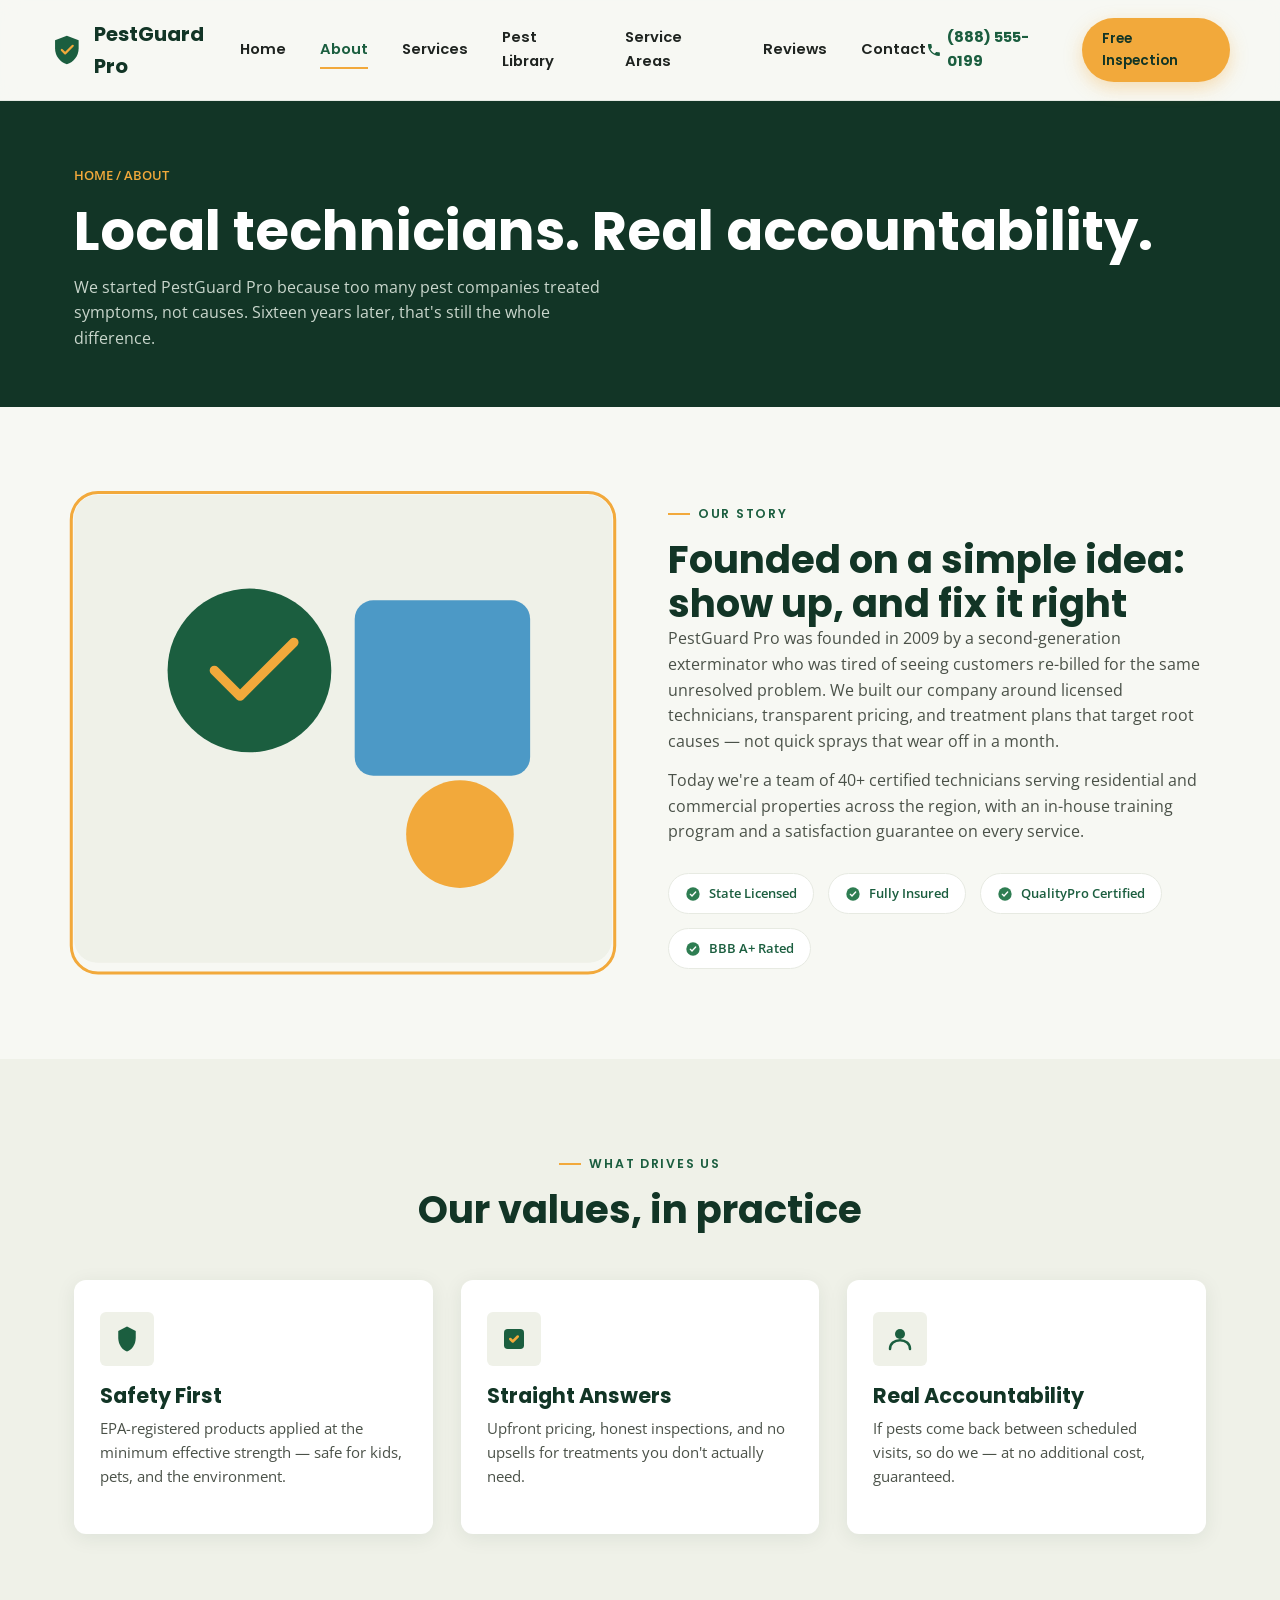
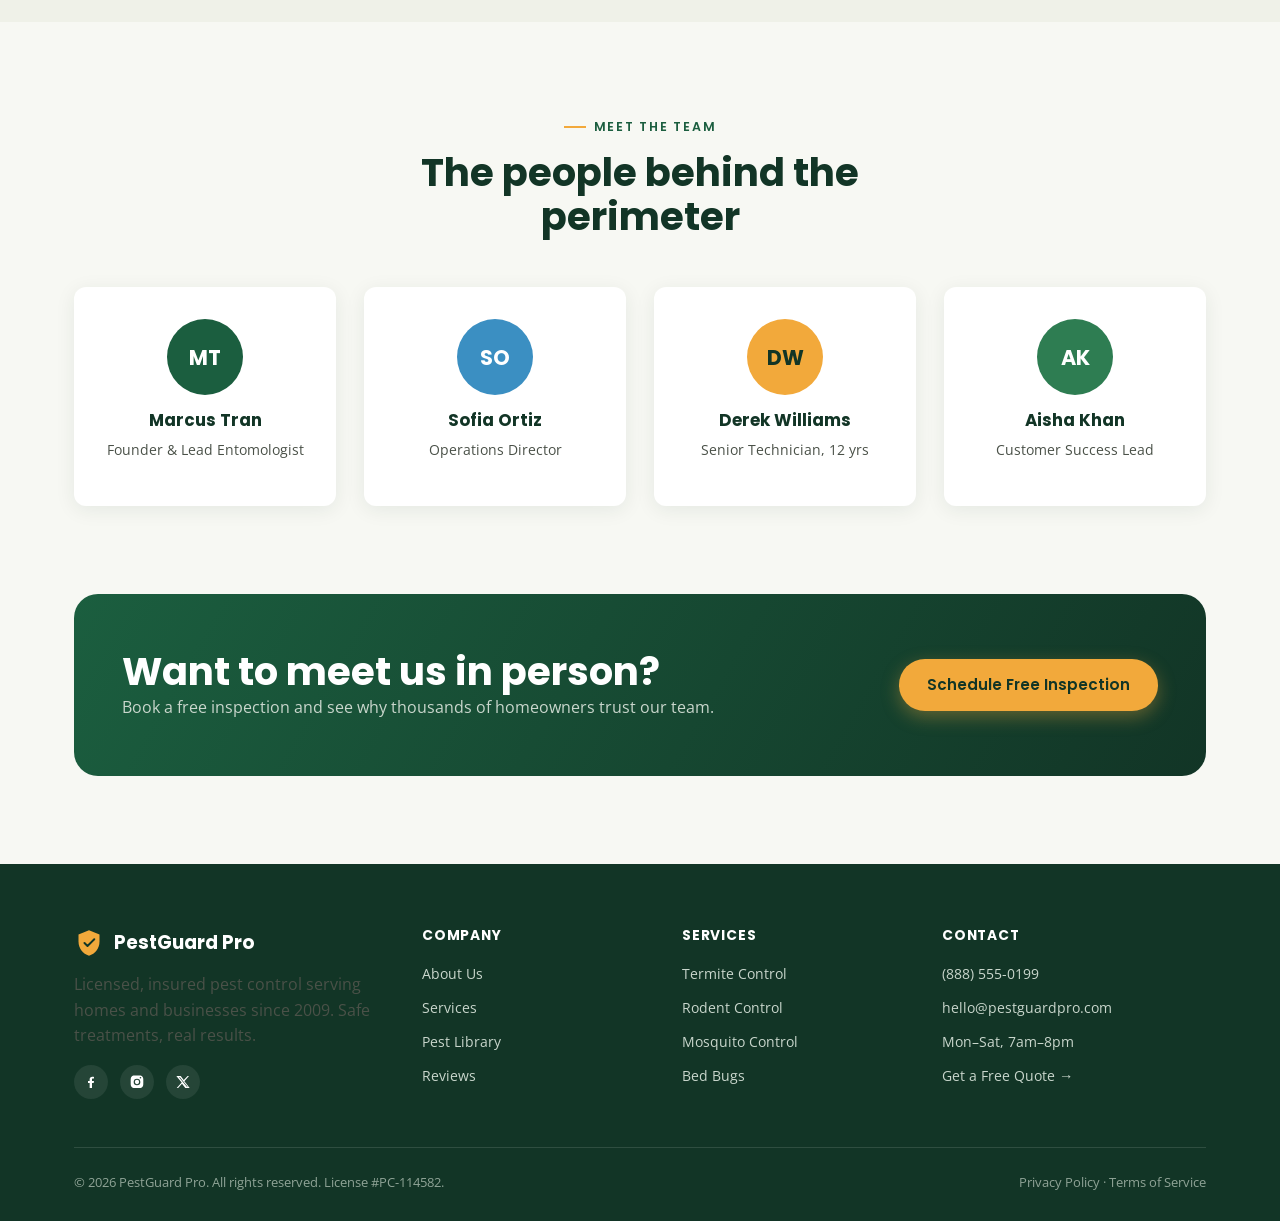
<file: about.html>
<!DOCTYPE html>
<html lang="en">
<head>
<meta charset="UTF-8">
<meta name="viewport" content="width=device-width, initial-scale=1.0">
<title>About Us | PestGuard Pro</title>
<meta name="description" content="Meet PestGuard Pro — a locally owned, licensed pest control company serving homes and businesses since 2009.">
<link rel="preconnect" href="https://fonts.googleapis.com">
<link href="https://fonts.googleapis.com/css2?family=Poppins:wght@500;600;700&family=Open+Sans:wght@400;600;700&display=swap" rel="stylesheet">
<link rel="stylesheet" href="css/styles.css">
</head>
<body>

<header class="site-header">
  <div class="container nav">
    <a href="index.html" class="brand">
      <svg viewBox="0 0 40 40" fill="none"><path d="M20 3L34 8.5V18C34 27.2 28.2 34.4 20 37C11.8 34.4 6 27.2 6 18V8.5L20 3Z" fill="#1B5E3F"/><path d="M14 20L18 24L27 15" stroke="#F2A93B" stroke-width="2.6" stroke-linecap="round" stroke-linejoin="round"/></svg>
      PestGuard Pro
    </a>
    <nav class="nav-links" id="navLinks">
      <a href="index.html">Home</a>
      <a href="about.html" class="active">About</a>
      <a href="services.html">Services</a>
      <a href="resources.html">Pest Library</a>
      <a href="service-areas.html">Service Areas</a>
      <a href="testimonials.html">Reviews</a>
      <a href="contact.html">Contact</a>
    </nav>
    <div class="nav-cta">
      <a href="tel:+18885550199" class="nav-phone">
        <svg width="16" height="16" viewBox="0 0 24 24" fill="none"><path d="M6.6 10.8c1.4 2.8 3.8 5.1 6.6 6.6l2.2-2.2c.3-.3.7-.4 1-.2 1.1.4 2.3.6 3.6.6.6 0 1 .4 1 1V20c0 .6-.4 1-1 1C10.6 21 3 13.4 3 4c0-.6.4-1 1-1h3.4c.6 0 1 .4 1 1 0 1.3.2 2.5.6 3.6.1.4 0 .8-.2 1L6.6 10.8z" fill="#1B5E3F"/></svg>
        (888) 555-0199
      </a>
      <a href="contact.html" class="btn btn--primary btn--sm">Free Inspection</a>
      <button class="nav-toggle" aria-label="Toggle menu" aria-expanded="false"><span></span><span></span><span></span></button>
    </div>
  </div>
</header>

<section class="page-hero">
  <div class="container">
    <div class="breadcrumb">HOME / ABOUT</div>
    <h1>Local technicians. Real accountability.</h1>
    <p>We started PestGuard Pro because too many pest companies treated symptoms, not causes. Sixteen years later, that's still the whole difference.</p>
  </div>
</section>

<section class="section">
  <div class="container split">
    <div class="reveal-item perimeter-wrap">
      <svg class="perimeter-outline" viewBox="0 0 460 400" preserveAspectRatio="none"><rect class="perimeter" x="6" y="6" width="448" height="388" rx="22" pathLength="1"/></svg>
      <svg viewBox="0 0 460 400" fill="none" xmlns="http://www.w3.org/2000/svg">
        <rect width="460" height="400" rx="20" fill="#EFF1E8"/>
        <circle cx="150" cy="150" r="70" fill="#1B5E3F"/>
        <rect x="240" y="90" width="150" height="150" rx="16" fill="#3B8FC2" opacity="0.9"/>
        <circle cx="330" cy="290" r="46" fill="#F2A93B"/>
        <path d="M120 150l22 22 46-46" stroke="#F2A93B" stroke-width="8" stroke-linecap="round" stroke-linejoin="round"/>
      </svg>
    </div>
    <div class="reveal-item">
      <div class="eyebrow">Our Story</div>
      <h2>Founded on a simple idea: show up, and fix it right</h2>
      <p>PestGuard Pro was founded in 2009 by a second-generation exterminator who was tired of seeing customers re-billed for the same unresolved problem. We built our company around licensed technicians, transparent pricing, and treatment plans that target root causes — not quick sprays that wear off in a month.</p>
      <p style="margin-top:14px;">Today we're a team of 40+ certified technicians serving residential and commercial properties across the region, with an in-house training program and a satisfaction guarantee on every service.</p>
      <div class="badge-row">
        <div class="badge-pill"><svg width="16" height="16" viewBox="0 0 24 24" fill="none"><circle cx="12" cy="12" r="10" fill="#2E7D52"/><path d="M8 12.5l2.5 2.5L16 9" stroke="white" stroke-width="2" stroke-linecap="round"/></svg> State Licensed</div>
        <div class="badge-pill"><svg width="16" height="16" viewBox="0 0 24 24" fill="none"><circle cx="12" cy="12" r="10" fill="#2E7D52"/><path d="M8 12.5l2.5 2.5L16 9" stroke="white" stroke-width="2" stroke-linecap="round"/></svg> Fully Insured</div>
        <div class="badge-pill"><svg width="16" height="16" viewBox="0 0 24 24" fill="none"><circle cx="12" cy="12" r="10" fill="#2E7D52"/><path d="M8 12.5l2.5 2.5L16 9" stroke="white" stroke-width="2" stroke-linecap="round"/></svg> QualityPro Certified</div>
        <div class="badge-pill"><svg width="16" height="16" viewBox="0 0 24 24" fill="none"><circle cx="12" cy="12" r="10" fill="#2E7D52"/><path d="M8 12.5l2.5 2.5L16 9" stroke="white" stroke-width="2" stroke-linecap="round"/></svg> BBB A+ Rated</div>
      </div>
    </div>
  </div>
</section>

<section class="section section--alt">
  <div class="container">
    <div class="section-head center reveal-item">
      <div class="eyebrow" style="justify-content:center">What Drives Us</div>
      <h2>Our values, in practice</h2>
    </div>
    <div class="grid grid--3">
      <div class="card reveal-item">
        <div class="card-icon"><svg viewBox="0 0 24 24" fill="none"><path d="M12 2l7 3.5V11c0 5.6-3.4 9.9-7 11-3.6-1.1-7-5.4-7-11V5.5L12 2z" fill="#1B5E3F"/></svg></div>
        <h3>Safety First</h3>
        <p>EPA-registered products applied at the minimum effective strength — safe for kids, pets, and the environment.</p>
      </div>
      <div class="card reveal-item">
        <div class="card-icon"><svg viewBox="0 0 24 24" fill="none"><rect x="4" y="4" width="16" height="16" rx="3" fill="#1B5E3F"/><path d="M9 12l2 2 4-4" stroke="#F2A93B" stroke-width="2" stroke-linecap="round" stroke-linejoin="round"/></svg></div>
        <h3>Straight Answers</h3>
        <p>Upfront pricing, honest inspections, and no upsells for treatments you don't actually need.</p>
      </div>
      <div class="card reveal-item">
        <div class="card-icon"><svg viewBox="0 0 24 24" fill="none"><circle cx="12" cy="8" r="4" fill="#1B5E3F"/><path d="M4 20c0-4.4 3.6-7 8-7s8 2.6 8 7" stroke="#1B5E3F" stroke-width="2" stroke-linecap="round"/></svg></div>
        <h3>Real Accountability</h3>
        <p>If pests come back between scheduled visits, so do we — at no additional cost, guaranteed.</p>
      </div>
    </div>
  </div>
</section>

<section class="section">
  <div class="container">
    <div class="section-head center reveal-item">
      <div class="eyebrow" style="justify-content:center">Meet the Team</div>
      <h2>The people behind the perimeter</h2>
    </div>
    <div class="grid grid--4">
      <div class="card reveal-item" style="text-align:center;">
        <div style="width:76px;height:76px;border-radius:50%;background:#1B5E3F;margin:0 auto 16px;display:flex;align-items:center;justify-content:center;color:white;font-family:var(--font-head);font-weight:700;font-size:1.3rem;">MT</div>
        <h3 style="font-size:1.05rem;">Marcus Tran</h3>
        <p style="font-size:0.85rem;">Founder &amp; Lead Entomologist</p>
      </div>
      <div class="card reveal-item" style="text-align:center;">
        <div style="width:76px;height:76px;border-radius:50%;background:#3B8FC2;margin:0 auto 16px;display:flex;align-items:center;justify-content:center;color:white;font-family:var(--font-head);font-weight:700;font-size:1.3rem;">SO</div>
        <h3 style="font-size:1.05rem;">Sofia Ortiz</h3>
        <p style="font-size:0.85rem;">Operations Director</p>
      </div>
      <div class="card reveal-item" style="text-align:center;">
        <div style="width:76px;height:76px;border-radius:50%;background:#F2A93B;margin:0 auto 16px;display:flex;align-items:center;justify-content:center;color:#123526;font-family:var(--font-head);font-weight:700;font-size:1.3rem;">DW</div>
        <h3 style="font-size:1.05rem;">Derek Williams</h3>
        <p style="font-size:0.85rem;">Senior Technician, 12 yrs</p>
      </div>
      <div class="card reveal-item" style="text-align:center;">
        <div style="width:76px;height:76px;border-radius:50%;background:#2E7D52;margin:0 auto 16px;display:flex;align-items:center;justify-content:center;color:white;font-family:var(--font-head);font-weight:700;font-size:1.3rem;">AK</div>
        <h3 style="font-size:1.05rem;">Aisha Khan</h3>
        <p style="font-size:0.85rem;">Customer Success Lead</p>
      </div>
    </div>
  </div>
</section>

<section class="section" style="padding-top:0;">
  <div class="container">
    <div class="cta-banner reveal-item">
      <div>
        <h2>Want to meet us in person?</h2>
        <p>Book a free inspection and see why thousands of homeowners trust our team.</p>
      </div>
      <a href="contact.html" class="btn btn--primary">Schedule Free Inspection</a>
    </div>
  </div>
</section>

<footer class="site-footer">
  <div class="container">
    <div class="footer-grid">
      <div>
        <div class="footer-brand">
          <svg viewBox="0 0 40 40" fill="none"><path d="M20 3L34 8.5V18C34 27.2 28.2 34.4 20 37C11.8 34.4 6 27.2 6 18V8.5L20 3Z" fill="#F2A93B"/><path d="M14 20L18 24L27 15" stroke="#123526" stroke-width="2.6" stroke-linecap="round" stroke-linejoin="round"/></svg>
          PestGuard Pro
        </div>
        <p>Licensed, insured pest control serving homes and businesses since 2009. Safe treatments, real results.</p>
        <div class="social-row">
          <a href="#" aria-label="Facebook"><svg viewBox="0 0 24 24" fill="white"><path d="M13.5 21v-7.5H16l.5-3H13.5V8.3c0-.87.24-1.46 1.49-1.46H16.5V4.36C16.2 4.32 15.2 4.24 14 4.24c-2.4 0-4.05 1.47-4.05 4.16V10.5H7.5v3H10V21h3.5z"/></svg></a>
          <a href="#" aria-label="Instagram"><svg viewBox="0 0 24 24" fill="white"><path d="M12 2.2c2.7 0 3 0 4 .06 1 .05 1.7.2 2.3.45.6.24 1.1.55 1.6 1.05.5.5.8 1 1.05 1.6.24.6.4 1.3.45 2.3.06 1 .06 1.3.06 4s0 3-.06 4c-.05 1-.2 1.7-.45 2.3-.24.6-.55 1.1-1.05 1.6-.5.5-1 .8-1.6 1.05-.6.24-1.3.4-2.3.45-1 .06-1.3.06-4 .06s-3 0-4-.06c-1-.05-1.7-.2-2.3-.45-.6-.24-1.1-.55-1.6-1.05-.5-.5-.8-1-1.05-1.6-.24-.6-.4-1.3-.45-2.3-.06-1-.06-1.3-.06-4s0-3 .06-4c.05-1 .2-1.7.45-2.3.24-.6.55-1.1 1.05-1.6.5-.5 1-.8 1.6-1.05.6-.24 1.3-.4 2.3-.45 1-.06 1.3-.06 4-.06zM12 7a5 5 0 100 10 5 5 0 000-10zm0 8.2a3.2 3.2 0 110-6.4 3.2 3.2 0 010 6.4zm5.2-8.4a1.17 1.17 0 100-2.34 1.17 1.17 0 000 2.34z"/></svg></a>
          <a href="#" aria-label="X"><svg viewBox="0 0 24 24" fill="white"><path d="M18.9 3H21l-6.9 7.9L22 21h-6.5l-5-6.5L4.7 21H2.6l7.4-8.4L2 3h6.6l4.5 6 5.8-6zm-1.1 16h1.2L7.3 4.9H6L17.8 19z"/></svg></a>
        </div>
      </div>
      <div>
        <h4>Company</h4>
        <ul>
          <li><a href="about.html">About Us</a></li>
          <li><a href="services.html">Services</a></li>
          <li><a href="resources.html">Pest Library</a></li>
          <li><a href="testimonials.html">Reviews</a></li>
        </ul>
      </div>
      <div>
        <h4>Services</h4>
        <ul>
          <li><a href="services.html#termites">Termite Control</a></li>
          <li><a href="services.html#rodents">Rodent Control</a></li>
          <li><a href="services.html#mosquitoes">Mosquito Control</a></li>
          <li><a href="services.html#bedbugs">Bed Bugs</a></li>
        </ul>
      </div>
      <div>
        <h4>Contact</h4>
        <ul>
          <li>(888) 555-0199</li>
          <li>hello@pestguardpro.com</li>
          <li>Mon–Sat, 7am–8pm</li>
          <li><a href="contact.html">Get a Free Quote →</a></li>
        </ul>
      </div>
    </div>
    <div class="footer-bottom">
      <span>© 2026 PestGuard Pro. All rights reserved. License #PC-114582.</span>
      <span>Privacy Policy · Terms of Service</span>
    </div>
  </div>
</footer>

<a href="contact.html" class="btn btn--primary float-cta">Free Quote</a>
<script src="js/main.js"></script>
</body>
</html>
</file>
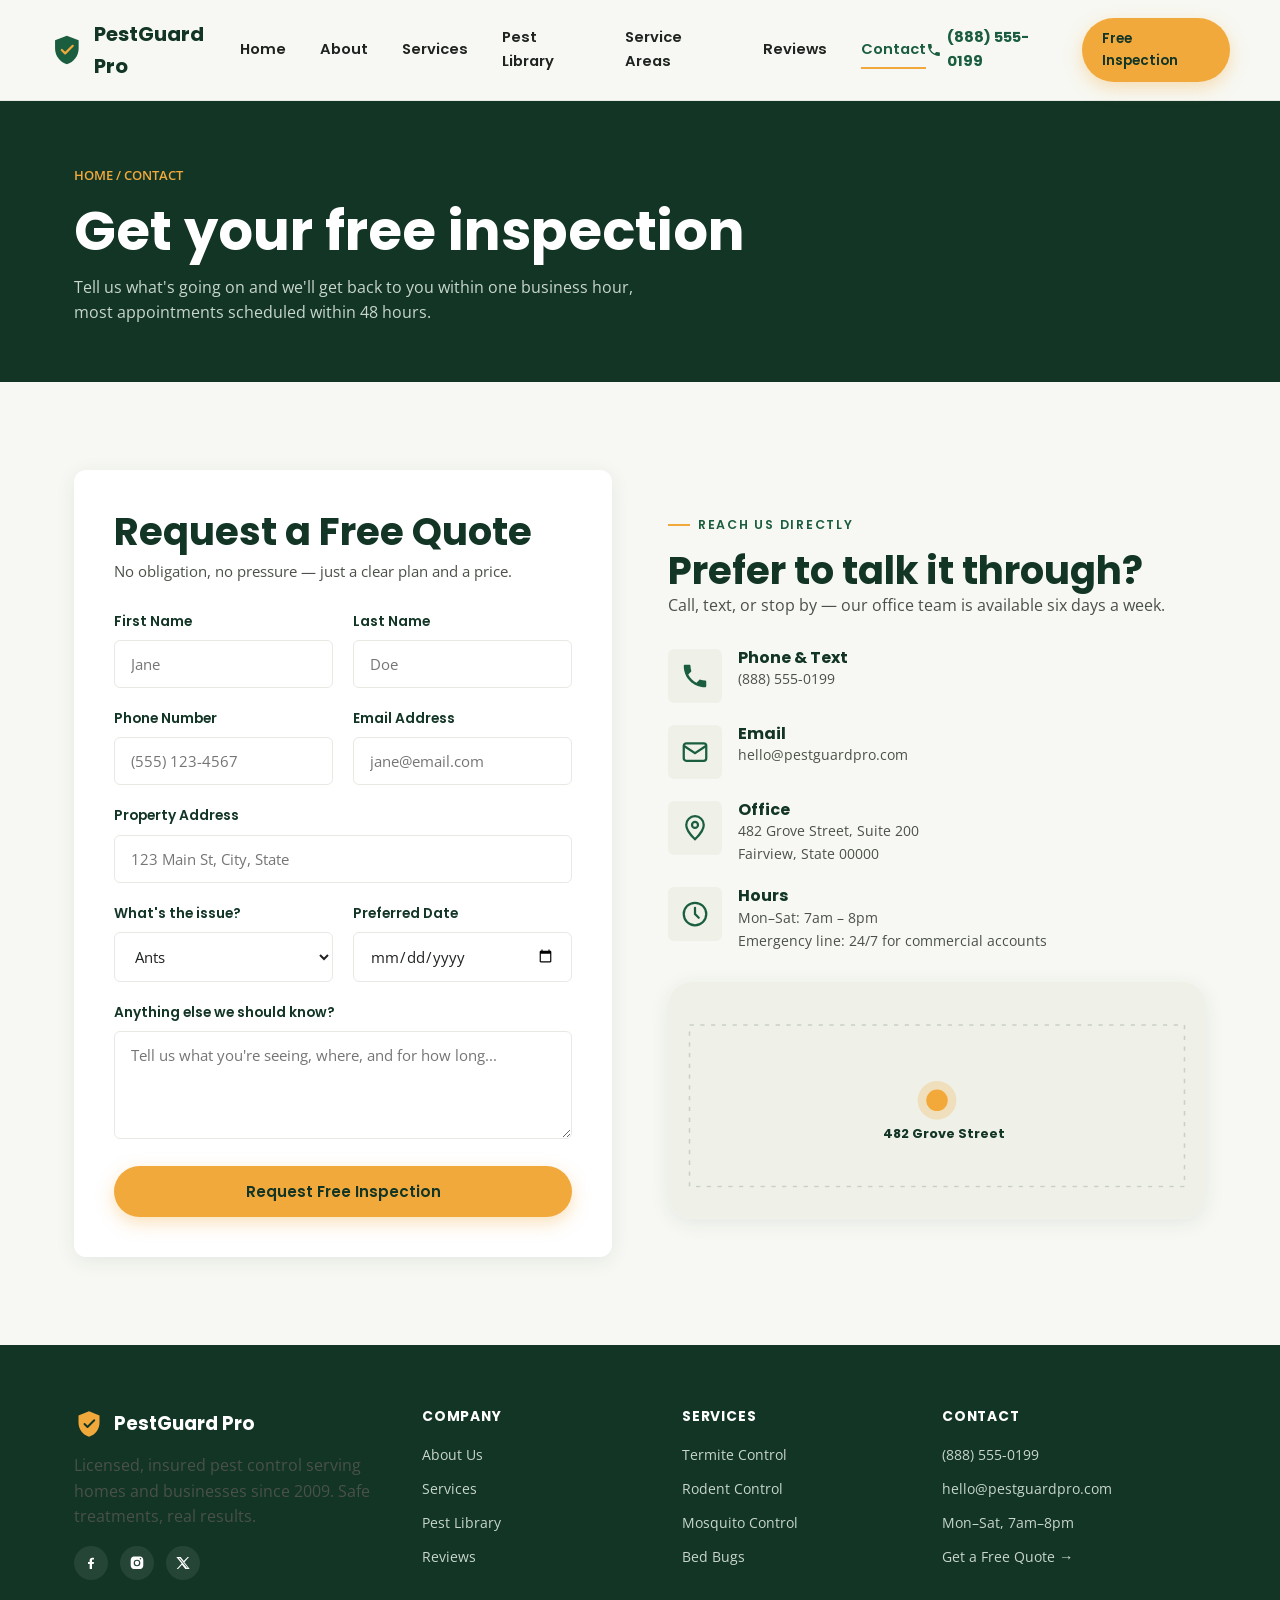
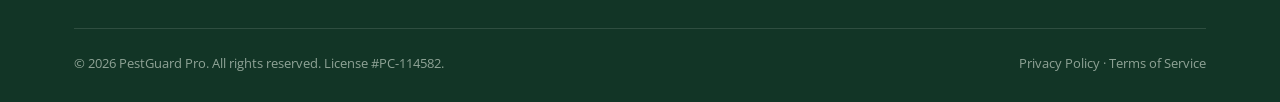
<file: contact.html>
<!DOCTYPE html>
<html lang="en">
<head>
<meta charset="UTF-8">
<meta name="viewport" content="width=device-width, initial-scale=1.0">
<title>Contact & Free Quote | PestGuard Pro</title>
<meta name="description" content="Book a free pest inspection with PestGuard Pro. Call, text, or fill out our quick quote form — most appointments are scheduled within 48 hours.">
<link rel="preconnect" href="https://fonts.googleapis.com">
<link href="https://fonts.googleapis.com/css2?family=Poppins:wght@500;600;700&family=Open+Sans:wght@400;600;700&display=swap" rel="stylesheet">
<link rel="stylesheet" href="css/styles.css">
</head>
<body>

<header class="site-header">
  <div class="container nav">
    <a href="index.html" class="brand">
      <svg viewBox="0 0 40 40" fill="none"><path d="M20 3L34 8.5V18C34 27.2 28.2 34.4 20 37C11.8 34.4 6 27.2 6 18V8.5L20 3Z" fill="#1B5E3F"/><path d="M14 20L18 24L27 15" stroke="#F2A93B" stroke-width="2.6" stroke-linecap="round" stroke-linejoin="round"/></svg>
      PestGuard Pro
    </a>
    <nav class="nav-links" id="navLinks">
      <a href="index.html">Home</a>
      <a href="about.html">About</a>
      <a href="services.html">Services</a>
      <a href="resources.html">Pest Library</a>
      <a href="service-areas.html">Service Areas</a>
      <a href="testimonials.html">Reviews</a>
      <a href="contact.html" class="active">Contact</a>
    </nav>
    <div class="nav-cta">
      <a href="tel:+18885550199" class="nav-phone">
        <svg width="16" height="16" viewBox="0 0 24 24" fill="none"><path d="M6.6 10.8c1.4 2.8 3.8 5.1 6.6 6.6l2.2-2.2c.3-.3.7-.4 1-.2 1.1.4 2.3.6 3.6.6.6 0 1 .4 1 1V20c0 .6-.4 1-1 1C10.6 21 3 13.4 3 4c0-.6.4-1 1-1h3.4c.6 0 1 .4 1 1 0 1.3.2 2.5.6 3.6.1.4 0 .8-.2 1L6.6 10.8z" fill="#1B5E3F"/></svg>
        (888) 555-0199
      </a>
      <a href="contact.html" class="btn btn--primary btn--sm">Free Inspection</a>
      <button class="nav-toggle" aria-label="Toggle menu" aria-expanded="false"><span></span><span></span><span></span></button>
    </div>
  </div>
</header>

<section class="page-hero">
  <div class="container">
    <div class="breadcrumb">HOME / CONTACT</div>
    <h1>Get your free inspection</h1>
    <p>Tell us what's going on and we'll get back to you within one business hour, most appointments scheduled within 48 hours.</p>
  </div>
</section>

<section class="section">
  <div class="container split">
    <div class="reveal-item">
      <div class="card" style="padding:40px;">
        <h2 style="margin-bottom:6px;">Request a Free Quote</h2>
        <p style="margin-bottom:28px;font-size:0.92rem;">No obligation, no pressure — just a clear plan and a price.</p>
        <form data-quote-form novalidate>
          <div class="form-row">
            <div class="form-field">
              <label for="fname">First Name</label>
              <input type="text" id="fname" name="fname" required placeholder="Jane">
            </div>
            <div class="form-field">
              <label for="lname">Last Name</label>
              <input type="text" id="lname" name="lname" required placeholder="Doe">
            </div>
          </div>
          <div class="form-row">
            <div class="form-field">
              <label for="phone">Phone Number</label>
              <input type="tel" id="phone" name="phone" required placeholder="(555) 123-4567">
            </div>
            <div class="form-field">
              <label for="email">Email Address</label>
              <input type="email" id="email" name="email" required placeholder="jane@email.com">
            </div>
          </div>
          <div class="form-field">
            <label for="address">Property Address</label>
            <input type="text" id="address" name="address" required placeholder="123 Main St, City, State">
          </div>
          <div class="form-row">
            <div class="form-field">
              <label for="pest">What's the issue?</label>
              <select id="pest" name="pest">
                <option>Ants</option>
                <option>Termites</option>
                <option>Mosquitoes</option>
                <option>Bed Bugs</option>
                <option>Rodents</option>
                <option>Commercial / Other</option>
                <option>Not Sure</option>
              </select>
            </div>
            <div class="form-field">
              <label for="date">Preferred Date</label>
              <input type="date" id="date" name="date">
            </div>
          </div>
          <div class="form-field">
            <label for="notes">Anything else we should know?</label>
            <textarea id="notes" name="notes" rows="4" placeholder="Tell us what you're seeing, where, and for how long..."></textarea>
          </div>
          <button type="submit" class="btn btn--primary" style="width:100%;justify-content:center;">Request Free Inspection</button>
          <div class="form-success">
            <svg width="18" height="18" viewBox="0 0 24 24" fill="none"><circle cx="12" cy="12" r="10" fill="#1B5E3F"/><path d="M8 12.5l2.5 2.5L16 9" stroke="white" stroke-width="2" stroke-linecap="round"/></svg>
            Thanks! A technician will reach out within one business hour.
          </div>
        </form>
      </div>
    </div>

    <div class="reveal-item">
      <div class="eyebrow">Reach Us Directly</div>
      <h2>Prefer to talk it through?</h2>
      <p>Call, text, or stop by — our office team is available six days a week.</p>

      <div style="margin-top:30px;display:flex;flex-direction:column;gap:22px;">
        <div style="display:flex;gap:16px;align-items:flex-start;">
          <div class="card-icon" style="margin-bottom:0;flex-shrink:0;"><svg viewBox="0 0 24 24" fill="none" width="24" height="24"><path d="M6.6 10.8c1.4 2.8 3.8 5.1 6.6 6.6l2.2-2.2c.3-.3.7-.4 1-.2 1.1.4 2.3.6 3.6.6.6 0 1 .4 1 1V20c0 .6-.4 1-1 1C10.6 21 3 13.4 3 4c0-.6.4-1 1-1h3.4c.6 0 1 .4 1 1 0 1.3.2 2.5.6 3.6.1.4 0 .8-.2 1L6.6 10.8z" fill="#1B5E3F"/></svg></div>
          <div><h3 style="font-size:1rem;">Phone &amp; Text</h3><p style="font-size:0.9rem;">(888) 555-0199</p></div>
        </div>
        <div style="display:flex;gap:16px;align-items:flex-start;">
          <div class="card-icon" style="margin-bottom:0;flex-shrink:0;"><svg viewBox="0 0 24 24" fill="none" width="24" height="24"><rect x="3" y="5" width="18" height="14" rx="2" stroke="#1B5E3F" stroke-width="1.8"/><path d="M3 7l9 6 9-6" stroke="#1B5E3F" stroke-width="1.8"/></svg></div>
          <div><h3 style="font-size:1rem;">Email</h3><p style="font-size:0.9rem;">hello@pestguardpro.com</p></div>
        </div>
        <div style="display:flex;gap:16px;align-items:flex-start;">
          <div class="card-icon" style="margin-bottom:0;flex-shrink:0;"><svg viewBox="0 0 24 24" fill="none" width="24" height="24"><path d="M12 21s7-6.6 7-11.5A7 7 0 105 9.5C5 14.4 12 21 12 21z" stroke="#1B5E3F" stroke-width="1.8"/><circle cx="12" cy="9.5" r="2.4" stroke="#1B5E3F" stroke-width="1.8"/></svg></div>
          <div><h3 style="font-size:1rem;">Office</h3><p style="font-size:0.9rem;">482 Grove Street, Suite 200<br>Fairview, State 00000</p></div>
        </div>
        <div style="display:flex;gap:16px;align-items:flex-start;">
          <div class="card-icon" style="margin-bottom:0;flex-shrink:0;"><svg viewBox="0 0 24 24" fill="none" width="24" height="24"><path d="M12 7v5l3 3" stroke="#1B5E3F" stroke-width="1.8" stroke-linecap="round"/><circle cx="12" cy="12" r="9" stroke="#1B5E3F" stroke-width="1.8"/></svg></div>
          <div><h3 style="font-size:1rem;">Hours</h3><p style="font-size:0.9rem;">Mon–Sat: 7am – 8pm<br>Emergency line: 24/7 for commercial accounts</p></div>
        </div>
      </div>

      <div class="map-frame reveal-item" style="margin-top:30px;">
        <svg viewBox="0 0 500 220" xmlns="http://www.w3.org/2000/svg" style="width:100%;height:auto;display:block;">
          <rect width="500" height="220" fill="#EFF1E8"/>
          <path d="M20 40 L480 40 L480 190 L20 190 Z" fill="none" stroke="#C9D1C2" stroke-width="1.5" stroke-dasharray="4 6"/>
          <circle cx="250" cy="110" r="10" fill="#F2A93B"/>
          <circle cx="250" cy="110" r="18" fill="#F2A93B" opacity="0.25"/>
          <text x="200" y="145" font-family="Poppins, sans-serif" font-size="12" fill="#123526" font-weight="700">482 Grove Street</text>
        </svg>
      </div>
    </div>
  </div>
</section>

<footer class="site-footer">
  <div class="container">
    <div class="footer-grid">
      <div>
        <div class="footer-brand">
          <svg viewBox="0 0 40 40" fill="none"><path d="M20 3L34 8.5V18C34 27.2 28.2 34.4 20 37C11.8 34.4 6 27.2 6 18V8.5L20 3Z" fill="#F2A93B"/><path d="M14 20L18 24L27 15" stroke="#123526" stroke-width="2.6" stroke-linecap="round" stroke-linejoin="round"/></svg>
          PestGuard Pro
        </div>
        <p>Licensed, insured pest control serving homes and businesses since 2009. Safe treatments, real results.</p>
        <div class="social-row">
          <a href="#" aria-label="Facebook"><svg viewBox="0 0 24 24" fill="white"><path d="M13.5 21v-7.5H16l.5-3H13.5V8.3c0-.87.24-1.46 1.49-1.46H16.5V4.36C16.2 4.32 15.2 4.24 14 4.24c-2.4 0-4.05 1.47-4.05 4.16V10.5H7.5v3H10V21h3.5z"/></svg></a>
          <a href="#" aria-label="Instagram"><svg viewBox="0 0 24 24" fill="white"><path d="M12 2.2c2.7 0 3 0 4 .06 1 .05 1.7.2 2.3.45.6.24 1.1.55 1.6 1.05.5.5.8 1 1.05 1.6.24.6.4 1.3.45 2.3.06 1 .06 1.3.06 4s0 3-.06 4c-.05 1-.2 1.7-.45 2.3-.24.6-.55 1.1-1.05 1.6-.5.5-1 .8-1.6 1.05-.6.24-1.3.4-2.3.45-1 .06-1.3.06-4 .06s-3 0-4-.06c-1-.05-1.7-.2-2.3-.45-.6-.24-1.1-.55-1.6-1.05-.5-.5-.8-1-1.05-1.6-.24-.6-.4-1.3-.45-2.3-.06-1-.06-1.3-.06-4s0-3 .06-4c.05-1 .2-1.7.45-2.3.24-.6.55-1.1 1.05-1.6.5-.5 1-.8 1.6-1.05.6-.24 1.3-.4 2.3-.45 1-.06 1.3-.06 4-.06zM12 7a5 5 0 100 10 5 5 0 000-10zm0 8.2a3.2 3.2 0 110-6.4 3.2 3.2 0 010 6.4zm5.2-8.4a1.17 1.17 0 100-2.34 1.17 1.17 0 000 2.34z"/></svg></a>
          <a href="#" aria-label="X"><svg viewBox="0 0 24 24" fill="white"><path d="M18.9 3H21l-6.9 7.9L22 21h-6.5l-5-6.5L4.7 21H2.6l7.4-8.4L2 3h6.6l4.5 6 5.8-6zm-1.1 16h1.2L7.3 4.9H6L17.8 19z"/></svg></a>
        </div>
      </div>
      <div>
        <h4>Company</h4>
        <ul>
          <li><a href="about.html">About Us</a></li>
          <li><a href="services.html">Services</a></li>
          <li><a href="resources.html">Pest Library</a></li>
          <li><a href="testimonials.html">Reviews</a></li>
        </ul>
      </div>
      <div>
        <h4>Services</h4>
        <ul>
          <li><a href="services.html#termites">Termite Control</a></li>
          <li><a href="services.html#rodents">Rodent Control</a></li>
          <li><a href="services.html#mosquitoes">Mosquito Control</a></li>
          <li><a href="services.html#bedbugs">Bed Bugs</a></li>
        </ul>
      </div>
      <div>
        <h4>Contact</h4>
        <ul>
          <li>(888) 555-0199</li>
          <li>hello@pestguardpro.com</li>
          <li>Mon–Sat, 7am–8pm</li>
          <li><a href="contact.html">Get a Free Quote →</a></li>
        </ul>
      </div>
    </div>
    <div class="footer-bottom">
      <span>© 2026 PestGuard Pro. All rights reserved. License #PC-114582.</span>
      <span>Privacy Policy · Terms of Service</span>
    </div>
  </div>
</footer>

<script src="js/main.js"></script>
</body>
</html>
</file>
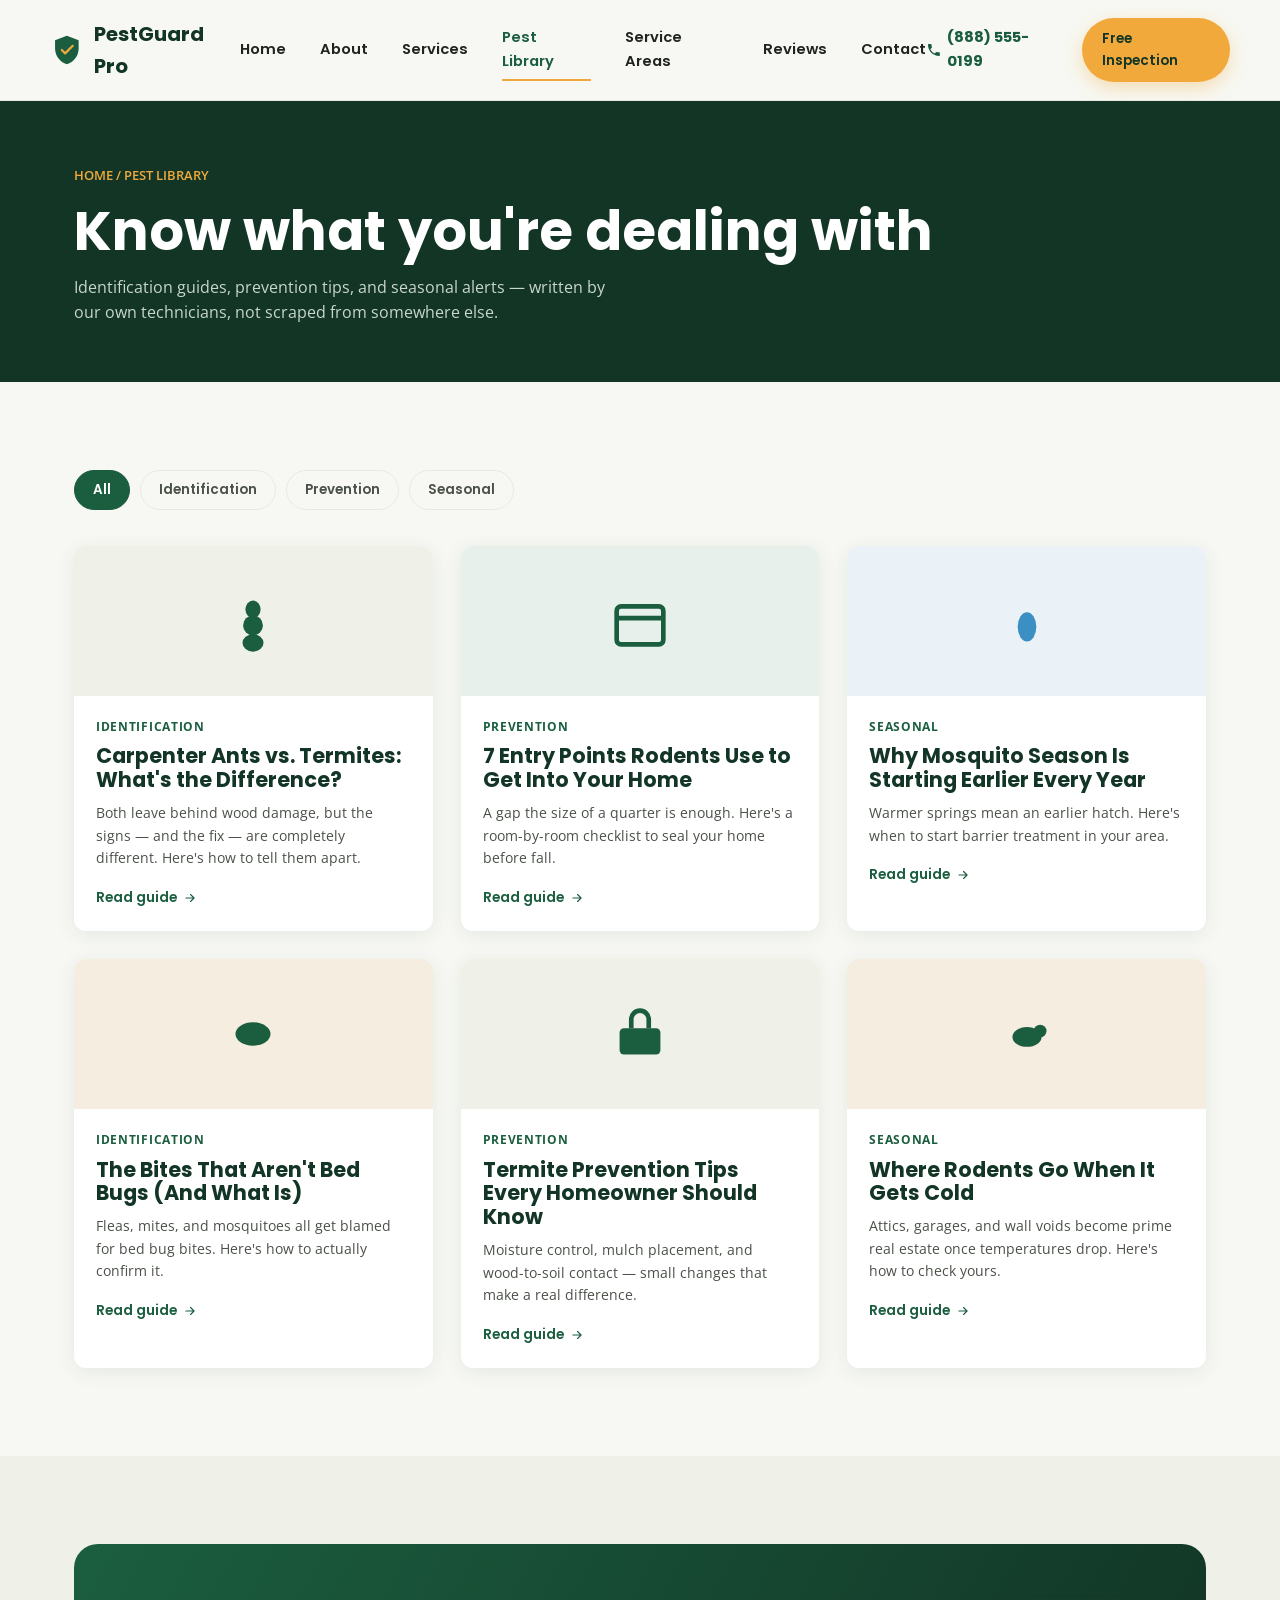
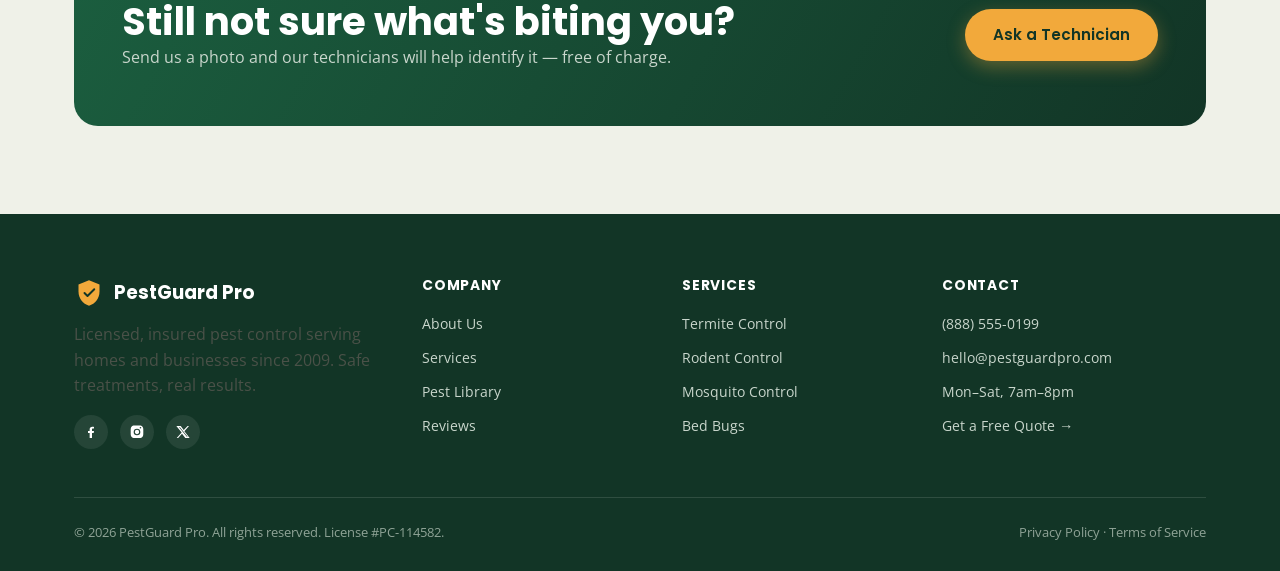
<file: resources.html>
<!DOCTYPE html>
<html lang="en">
<head>
<meta charset="UTF-8">
<meta name="viewport" content="width=device-width, initial-scale=1.0">
<title>Pest Library | PestGuard Pro</title>
<meta name="description" content="Learn how to spot and prevent common household pests with PestGuard Pro's free pest library and seasonal tips.">
<link rel="preconnect" href="https://fonts.googleapis.com">
<link href="https://fonts.googleapis.com/css2?family=Poppins:wght@500;600;700&family=Open+Sans:wght@400;600;700&display=swap" rel="stylesheet">
<link rel="stylesheet" href="css/styles.css">
</head>
<body>

<header class="site-header">
  <div class="container nav">
    <a href="index.html" class="brand">
      <svg viewBox="0 0 40 40" fill="none"><path d="M20 3L34 8.5V18C34 27.2 28.2 34.4 20 37C11.8 34.4 6 27.2 6 18V8.5L20 3Z" fill="#1B5E3F"/><path d="M14 20L18 24L27 15" stroke="#F2A93B" stroke-width="2.6" stroke-linecap="round" stroke-linejoin="round"/></svg>
      PestGuard Pro
    </a>
    <nav class="nav-links" id="navLinks">
      <a href="index.html">Home</a>
      <a href="about.html">About</a>
      <a href="services.html">Services</a>
      <a href="resources.html" class="active">Pest Library</a>
      <a href="service-areas.html">Service Areas</a>
      <a href="testimonials.html">Reviews</a>
      <a href="contact.html">Contact</a>
    </nav>
    <div class="nav-cta">
      <a href="tel:+18885550199" class="nav-phone">
        <svg width="16" height="16" viewBox="0 0 24 24" fill="none"><path d="M6.6 10.8c1.4 2.8 3.8 5.1 6.6 6.6l2.2-2.2c.3-.3.7-.4 1-.2 1.1.4 2.3.6 3.6.6.6 0 1 .4 1 1V20c0 .6-.4 1-1 1C10.6 21 3 13.4 3 4c0-.6.4-1 1-1h3.4c.6 0 1 .4 1 1 0 1.3.2 2.5.6 3.6.1.4 0 .8-.2 1L6.6 10.8z" fill="#1B5E3F"/></svg>
        (888) 555-0199
      </a>
      <a href="contact.html" class="btn btn--primary btn--sm">Free Inspection</a>
      <button class="nav-toggle" aria-label="Toggle menu" aria-expanded="false"><span></span><span></span><span></span></button>
    </div>
  </div>
</header>

<section class="page-hero">
  <div class="container">
    <div class="breadcrumb">HOME / PEST LIBRARY</div>
    <h1>Know what you're dealing with</h1>
    <p>Identification guides, prevention tips, and seasonal alerts — written by our own technicians, not scraped from somewhere else.</p>
  </div>
</section>

<section class="section">
  <div class="container">
    <div class="filter-row reveal-item">
      <button class="filter-btn is-active" data-filter="all">All</button>
      <button class="filter-btn" data-filter="identify">Identification</button>
      <button class="filter-btn" data-filter="prevent">Prevention</button>
      <button class="filter-btn" data-filter="seasonal">Seasonal</button>
    </div>

    <div class="grid grid--3">
      <div class="article-card reveal-item" data-category="identify">
        <div class="article-thumb" style="background:#EFF1E8;">
          <svg width="70" height="70" viewBox="0 0 24 24" fill="none"><ellipse cx="12" cy="8" rx="2.6" ry="3" fill="#1B5E3F"/><circle cx="12" cy="13.5" r="3.4" fill="#1B5E3F"/><ellipse cx="12" cy="19.5" rx="3.6" ry="3" fill="#1B5E3F"/></svg>
        </div>
        <div class="article-body">
          <span class="article-tag">Identification</span>
          <h3>Carpenter Ants vs. Termites: What's the Difference?</h3>
          <p style="font-size:0.88rem;margin:10px 0 14px;">Both leave behind wood damage, but the signs — and the fix — are completely different. Here's how to tell them apart.</p>
          <a href="#" class="card-link">Read guide <svg viewBox="0 0 24 24" fill="none" width="14" height="14"><path d="M5 12h14M13 6l6 6-6 6" stroke="currentColor" stroke-width="2" stroke-linecap="round" stroke-linejoin="round"/></svg></a>
        </div>
      </div>

      <div class="article-card reveal-item" data-category="prevent">
        <div class="article-thumb" style="background:#E7F0EA;">
          <svg width="70" height="70" viewBox="0 0 24 24" fill="none"><rect x="4" y="7" width="16" height="13" rx="1.5" stroke="#1B5E3F" stroke-width="1.6"/><path d="M4 11h16" stroke="#1B5E3F" stroke-width="1.6"/></svg>
        </div>
        <div class="article-body">
          <span class="article-tag">Prevention</span>
          <h3>7 Entry Points Rodents Use to Get Into Your Home</h3>
          <p style="font-size:0.88rem;margin:10px 0 14px;">A gap the size of a quarter is enough. Here's a room-by-room checklist to seal your home before fall.</p>
          <a href="#" class="card-link">Read guide <svg viewBox="0 0 24 24" fill="none" width="14" height="14"><path d="M5 12h14M13 6l6 6-6 6" stroke="currentColor" stroke-width="2" stroke-linecap="round" stroke-linejoin="round"/></svg></a>
        </div>
      </div>

      <div class="article-card reveal-item" data-category="seasonal">
        <div class="article-thumb" style="background:#EAF2F7;">
          <svg width="70" height="70" viewBox="0 0 24 24" fill="none"><ellipse cx="12" cy="14" rx="3.2" ry="5" fill="#3B8FC2"/></svg>
        </div>
        <div class="article-body">
          <span class="article-tag">Seasonal</span>
          <h3>Why Mosquito Season Is Starting Earlier Every Year</h3>
          <p style="font-size:0.88rem;margin:10px 0 14px;">Warmer springs mean an earlier hatch. Here's when to start barrier treatment in your area.</p>
          <a href="#" class="card-link">Read guide <svg viewBox="0 0 24 24" fill="none" width="14" height="14"><path d="M5 12h14M13 6l6 6-6 6" stroke="currentColor" stroke-width="2" stroke-linecap="round" stroke-linejoin="round"/></svg></a>
        </div>
      </div>

      <div class="article-card reveal-item" data-category="identify">
        <div class="article-thumb" style="background:#F5EDE0;">
          <svg width="70" height="70" viewBox="0 0 24 24" fill="none"><ellipse cx="12" cy="12" rx="6" ry="4" fill="#1B5E3F"/></svg>
        </div>
        <div class="article-body">
          <span class="article-tag">Identification</span>
          <h3>The Bites That Aren't Bed Bugs (And What Is)</h3>
          <p style="font-size:0.88rem;margin:10px 0 14px;">Fleas, mites, and mosquitoes all get blamed for bed bug bites. Here's how to actually confirm it.</p>
          <a href="#" class="card-link">Read guide <svg viewBox="0 0 24 24" fill="none" width="14" height="14"><path d="M5 12h14M13 6l6 6-6 6" stroke="currentColor" stroke-width="2" stroke-linecap="round" stroke-linejoin="round"/></svg></a>
        </div>
      </div>

      <div class="article-card reveal-item" data-category="prevent">
        <div class="article-thumb" style="background:#EFF1E8;">
          <svg width="70" height="70" viewBox="0 0 24 24" fill="none"><rect x="5" y="10" width="14" height="9" rx="1.5" fill="#1B5E3F"/><path d="M9 10V7a3 3 0 016 0v3" stroke="#1B5E3F" stroke-width="1.6"/></svg>
        </div>
        <div class="article-body">
          <span class="article-tag">Prevention</span>
          <h3>Termite Prevention Tips Every Homeowner Should Know</h3>
          <p style="font-size:0.88rem;margin:10px 0 14px;">Moisture control, mulch placement, and wood-to-soil contact — small changes that make a real difference.</p>
          <a href="#" class="card-link">Read guide <svg viewBox="0 0 24 24" fill="none" width="14" height="14"><path d="M5 12h14M13 6l6 6-6 6" stroke="currentColor" stroke-width="2" stroke-linecap="round" stroke-linejoin="round"/></svg></a>
        </div>
      </div>

      <div class="article-card reveal-item" data-category="seasonal">
        <div class="article-thumb" style="background:#F5EDE0;">
          <svg width="70" height="70" viewBox="0 0 24 24" fill="none"><ellipse cx="12" cy="13" rx="5" ry="3.4" fill="#1B5E3F"/><circle cx="16.5" cy="11" r="2.2" fill="#1B5E3F"/></svg>
        </div>
        <div class="article-body">
          <span class="article-tag">Seasonal</span>
          <h3>Where Rodents Go When It Gets Cold</h3>
          <p style="font-size:0.88rem;margin:10px 0 14px;">Attics, garages, and wall voids become prime real estate once temperatures drop. Here's how to check yours.</p>
          <a href="#" class="card-link">Read guide <svg viewBox="0 0 24 24" fill="none" width="14" height="14"><path d="M5 12h14M13 6l6 6-6 6" stroke="currentColor" stroke-width="2" stroke-linecap="round" stroke-linejoin="round"/></svg></a>
        </div>
      </div>
    </div>
  </div>
</section>

<section class="section section--alt">
  <div class="container">
    <div class="cta-banner reveal-item" style="background:linear-gradient(120deg, var(--forest-700), var(--forest-900));">
      <div>
        <h2>Still not sure what's biting you?</h2>
        <p>Send us a photo and our technicians will help identify it — free of charge.</p>
      </div>
      <a href="contact.html" class="btn btn--primary">Ask a Technician</a>
    </div>
  </div>
</section>

<footer class="site-footer">
  <div class="container">
    <div class="footer-grid">
      <div>
        <div class="footer-brand">
          <svg viewBox="0 0 40 40" fill="none"><path d="M20 3L34 8.5V18C34 27.2 28.2 34.4 20 37C11.8 34.4 6 27.2 6 18V8.5L20 3Z" fill="#F2A93B"/><path d="M14 20L18 24L27 15" stroke="#123526" stroke-width="2.6" stroke-linecap="round" stroke-linejoin="round"/></svg>
          PestGuard Pro
        </div>
        <p>Licensed, insured pest control serving homes and businesses since 2009. Safe treatments, real results.</p>
        <div class="social-row">
          <a href="#" aria-label="Facebook"><svg viewBox="0 0 24 24" fill="white"><path d="M13.5 21v-7.5H16l.5-3H13.5V8.3c0-.87.24-1.46 1.49-1.46H16.5V4.36C16.2 4.32 15.2 4.24 14 4.24c-2.4 0-4.05 1.47-4.05 4.16V10.5H7.5v3H10V21h3.5z"/></svg></a>
          <a href="#" aria-label="Instagram"><svg viewBox="0 0 24 24" fill="white"><path d="M12 2.2c2.7 0 3 0 4 .06 1 .05 1.7.2 2.3.45.6.24 1.1.55 1.6 1.05.5.5.8 1 1.05 1.6.24.6.4 1.3.45 2.3.06 1 .06 1.3.06 4s0 3-.06 4c-.05 1-.2 1.7-.45 2.3-.24.6-.55 1.1-1.05 1.6-.5.5-1 .8-1.6 1.05-.6.24-1.3.4-2.3.45-1 .06-1.3.06-4 .06s-3 0-4-.06c-1-.05-1.7-.2-2.3-.45-.6-.24-1.1-.55-1.6-1.05-.5-.5-.8-1-1.05-1.6-.24-.6-.4-1.3-.45-2.3-.06-1-.06-1.3-.06-4s0-3 .06-4c.05-1 .2-1.7.45-2.3.24-.6.55-1.1 1.05-1.6.5-.5 1-.8 1.6-1.05.6-.24 1.3-.4 2.3-.45 1-.06 1.3-.06 4-.06zM12 7a5 5 0 100 10 5 5 0 000-10zm0 8.2a3.2 3.2 0 110-6.4 3.2 3.2 0 010 6.4zm5.2-8.4a1.17 1.17 0 100-2.34 1.17 1.17 0 000 2.34z"/></svg></a>
          <a href="#" aria-label="X"><svg viewBox="0 0 24 24" fill="white"><path d="M18.9 3H21l-6.9 7.9L22 21h-6.5l-5-6.5L4.7 21H2.6l7.4-8.4L2 3h6.6l4.5 6 5.8-6zm-1.1 16h1.2L7.3 4.9H6L17.8 19z"/></svg></a>
        </div>
      </div>
      <div>
        <h4>Company</h4>
        <ul>
          <li><a href="about.html">About Us</a></li>
          <li><a href="services.html">Services</a></li>
          <li><a href="resources.html">Pest Library</a></li>
          <li><a href="testimonials.html">Reviews</a></li>
        </ul>
      </div>
      <div>
        <h4>Services</h4>
        <ul>
          <li><a href="services.html#termites">Termite Control</a></li>
          <li><a href="services.html#rodents">Rodent Control</a></li>
          <li><a href="services.html#mosquitoes">Mosquito Control</a></li>
          <li><a href="services.html#bedbugs">Bed Bugs</a></li>
        </ul>
      </div>
      <div>
        <h4>Contact</h4>
        <ul>
          <li>(888) 555-0199</li>
          <li>hello@pestguardpro.com</li>
          <li>Mon–Sat, 7am–8pm</li>
          <li><a href="contact.html">Get a Free Quote →</a></li>
        </ul>
      </div>
    </div>
    <div class="footer-bottom">
      <span>© 2026 PestGuard Pro. All rights reserved. License #PC-114582.</span>
      <span>Privacy Policy · Terms of Service</span>
    </div>
  </div>
</footer>

<a href="contact.html" class="btn btn--primary float-cta">Free Quote</a>
<script src="js/main.js"></script>
</body>
</html>
</file>
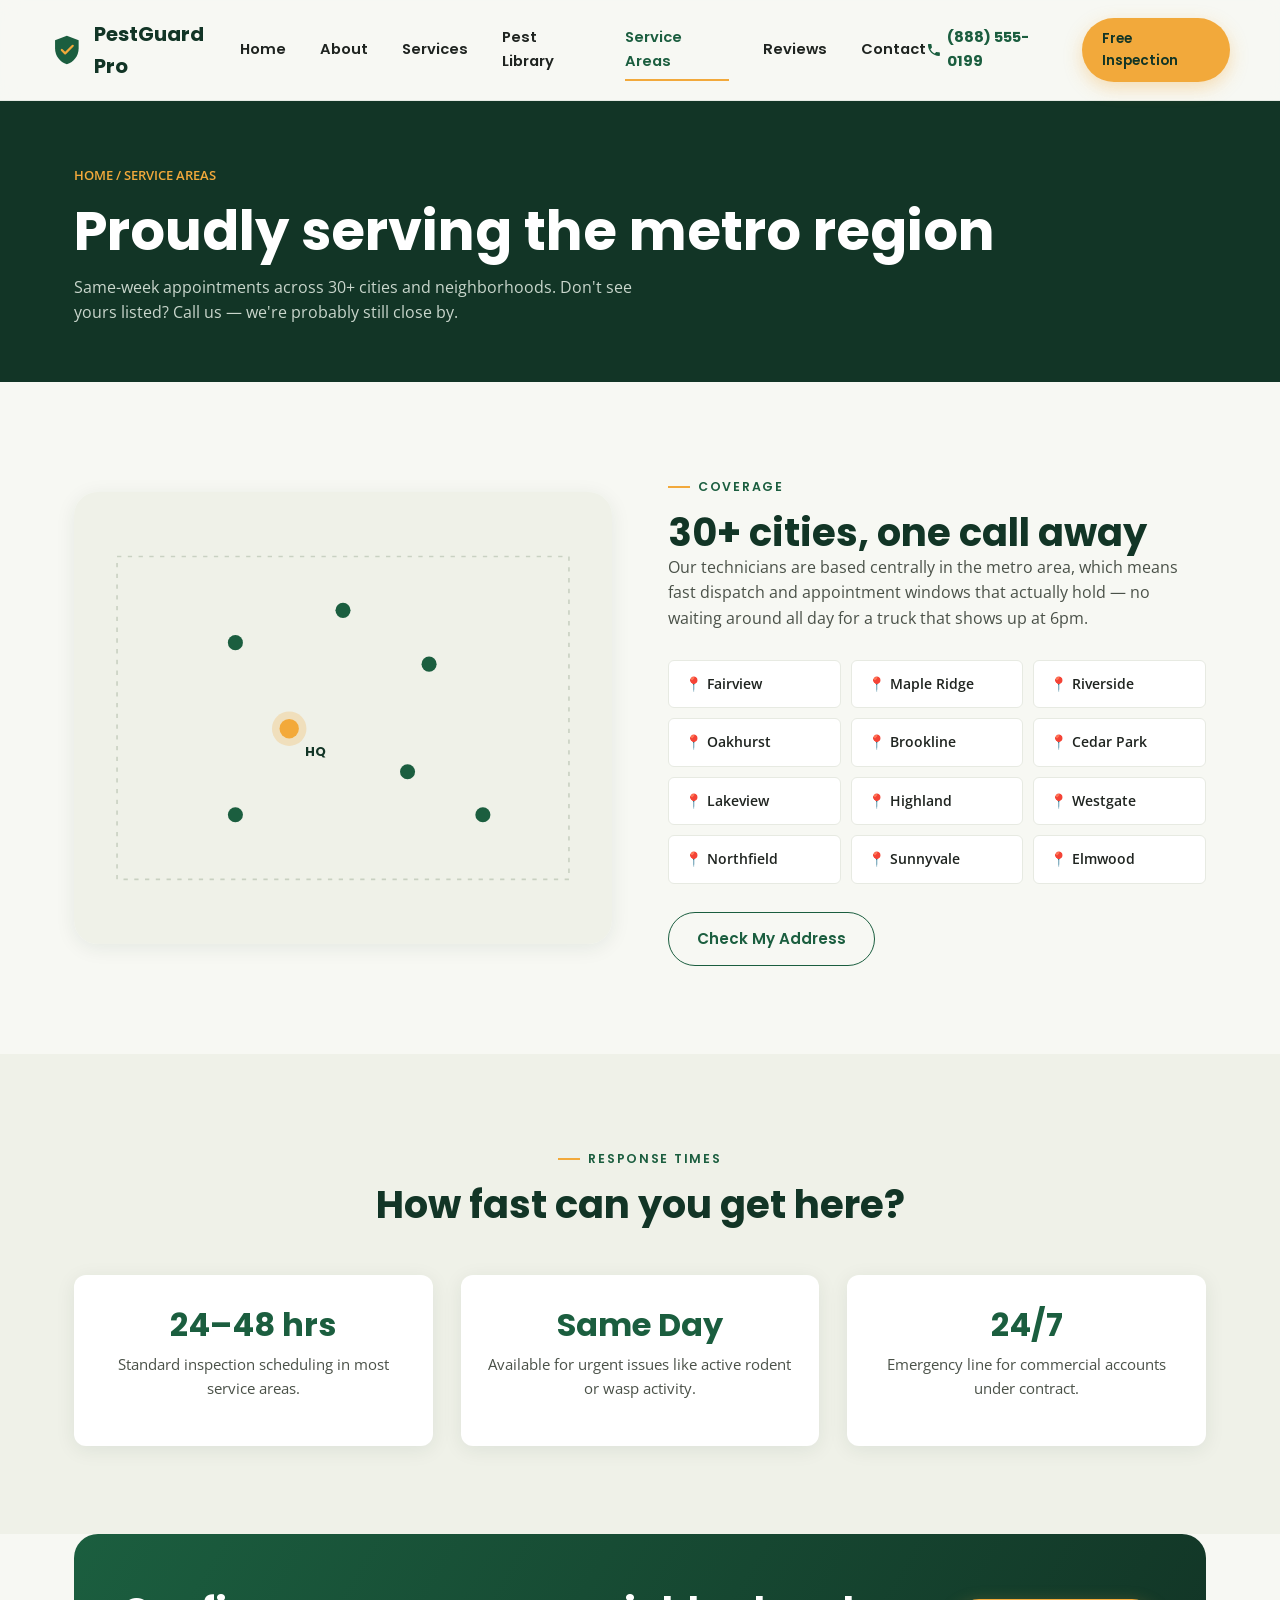
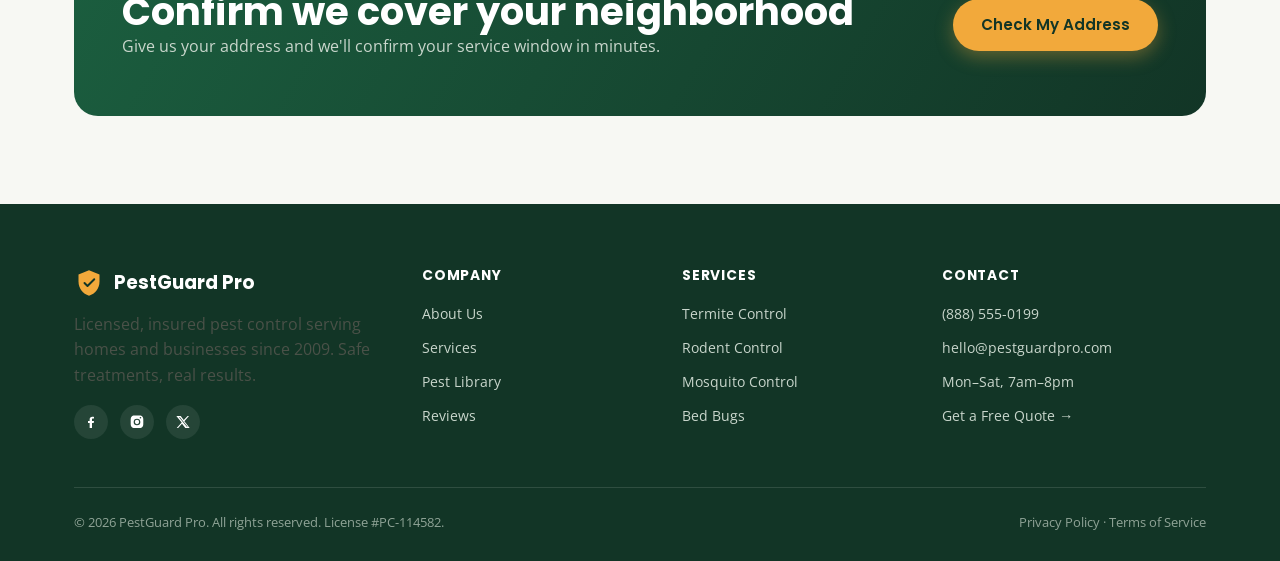
<file: service-areas.html>
<!DOCTYPE html>
<html lang="en">
<head>
<meta charset="UTF-8">
<meta name="viewport" content="width=device-width, initial-scale=1.0">
<title>Service Areas | PestGuard Pro</title>
<meta name="description" content="See the cities and neighborhoods PestGuard Pro serves, with same-week appointments across the metro region.">
<link rel="preconnect" href="https://fonts.googleapis.com">
<link href="https://fonts.googleapis.com/css2?family=Poppins:wght@500;600;700&family=Open+Sans:wght@400;600;700&display=swap" rel="stylesheet">
<link rel="stylesheet" href="css/styles.css">
</head>
<body>

<header class="site-header">
  <div class="container nav">
    <a href="index.html" class="brand">
      <svg viewBox="0 0 40 40" fill="none"><path d="M20 3L34 8.5V18C34 27.2 28.2 34.4 20 37C11.8 34.4 6 27.2 6 18V8.5L20 3Z" fill="#1B5E3F"/><path d="M14 20L18 24L27 15" stroke="#F2A93B" stroke-width="2.6" stroke-linecap="round" stroke-linejoin="round"/></svg>
      PestGuard Pro
    </a>
    <nav class="nav-links" id="navLinks">
      <a href="index.html">Home</a>
      <a href="about.html">About</a>
      <a href="services.html">Services</a>
      <a href="resources.html">Pest Library</a>
      <a href="service-areas.html" class="active">Service Areas</a>
      <a href="testimonials.html">Reviews</a>
      <a href="contact.html">Contact</a>
    </nav>
    <div class="nav-cta">
      <a href="tel:+18885550199" class="nav-phone">
        <svg width="16" height="16" viewBox="0 0 24 24" fill="none"><path d="M6.6 10.8c1.4 2.8 3.8 5.1 6.6 6.6l2.2-2.2c.3-.3.7-.4 1-.2 1.1.4 2.3.6 3.6.6.6 0 1 .4 1 1V20c0 .6-.4 1-1 1C10.6 21 3 13.4 3 4c0-.6.4-1 1-1h3.4c.6 0 1 .4 1 1 0 1.3.2 2.5.6 3.6.1.4 0 .8-.2 1L6.6 10.8z" fill="#1B5E3F"/></svg>
        (888) 555-0199
      </a>
      <a href="contact.html" class="btn btn--primary btn--sm">Free Inspection</a>
      <button class="nav-toggle" aria-label="Toggle menu" aria-expanded="false"><span></span><span></span><span></span></button>
    </div>
  </div>
</header>

<section class="page-hero">
  <div class="container">
    <div class="breadcrumb">HOME / SERVICE AREAS</div>
    <h1>Proudly serving the metro region</h1>
    <p>Same-week appointments across 30+ cities and neighborhoods. Don't see yours listed? Call us — we're probably still close by.</p>
  </div>
</section>

<section class="section">
  <div class="container split">
    <div class="reveal-item map-frame">
      <svg viewBox="0 0 500 420" xmlns="http://www.w3.org/2000/svg" style="width:100%;height:auto;display:block;">
        <rect width="500" height="420" fill="#EFF1E8"/>
        <path d="M40 60 L460 60 L460 360 L40 360 Z" fill="none" stroke="#C9D1C2" stroke-width="1.5" stroke-dasharray="4 6"/>
        <circle cx="150" cy="140" r="7" fill="#1B5E3F"/>
        <circle cx="250" cy="110" r="7" fill="#1B5E3F"/>
        <circle cx="330" cy="160" r="7" fill="#1B5E3F"/>
        <circle cx="200" cy="220" r="9" fill="#F2A93B"/>
        <circle cx="200" cy="220" r="16" fill="#F2A93B" opacity="0.25"/>
        <circle cx="310" cy="260" r="7" fill="#1B5E3F"/>
        <circle cx="150" cy="300" r="7" fill="#1B5E3F"/>
        <circle cx="380" cy="300" r="7" fill="#1B5E3F"/>
        <text x="215" y="245" font-family="Poppins, sans-serif" font-size="12" fill="#123526" font-weight="700">HQ</text>
      </svg>
    </div>
    <div class="reveal-item">
      <div class="eyebrow">Coverage</div>
      <h2>30+ cities, one call away</h2>
      <p>Our technicians are based centrally in the metro area, which means fast dispatch and appointment windows that actually hold — no waiting around all day for a truck that shows up at 6pm.</p>
      <div class="area-list" style="margin-top:28px;">
        <div class="area-pill">📍 Fairview</div>
        <div class="area-pill">📍 Maple Ridge</div>
        <div class="area-pill">📍 Riverside</div>
        <div class="area-pill">📍 Oakhurst</div>
        <div class="area-pill">📍 Brookline</div>
        <div class="area-pill">📍 Cedar Park</div>
        <div class="area-pill">📍 Lakeview</div>
        <div class="area-pill">📍 Highland</div>
        <div class="area-pill">📍 Westgate</div>
        <div class="area-pill">📍 Northfield</div>
        <div class="area-pill">📍 Sunnyvale</div>
        <div class="area-pill">📍 Elmwood</div>
      </div>
      <a href="contact.html" class="btn btn--outline" style="margin-top:28px;">Check My Address</a>
    </div>
  </div>
</section>

<section class="section section--alt">
  <div class="container">
    <div class="section-head center reveal-item">
      <div class="eyebrow" style="justify-content:center">Response Times</div>
      <h2>How fast can you get here?</h2>
    </div>
    <div class="grid grid--3">
      <div class="card reveal-item" style="text-align:center;">
        <h3 style="color:var(--forest-700);font-size:2rem;">24–48 hrs</h3>
        <p>Standard inspection scheduling in most service areas.</p>
      </div>
      <div class="card reveal-item" style="text-align:center;">
        <h3 style="color:var(--forest-700);font-size:2rem;">Same Day</h3>
        <p>Available for urgent issues like active rodent or wasp activity.</p>
      </div>
      <div class="card reveal-item" style="text-align:center;">
        <h3 style="color:var(--forest-700);font-size:2rem;">24/7</h3>
        <p>Emergency line for commercial accounts under contract.</p>
      </div>
    </div>
  </div>
</section>

<section class="section" style="padding-top:0;">
  <div class="container">
    <div class="cta-banner reveal-item">
      <div>
        <h2>Confirm we cover your neighborhood</h2>
        <p>Give us your address and we'll confirm your service window in minutes.</p>
      </div>
      <a href="contact.html" class="btn btn--primary">Check My Address</a>
    </div>
  </div>
</section>

<footer class="site-footer">
  <div class="container">
    <div class="footer-grid">
      <div>
        <div class="footer-brand">
          <svg viewBox="0 0 40 40" fill="none"><path d="M20 3L34 8.5V18C34 27.2 28.2 34.4 20 37C11.8 34.4 6 27.2 6 18V8.5L20 3Z" fill="#F2A93B"/><path d="M14 20L18 24L27 15" stroke="#123526" stroke-width="2.6" stroke-linecap="round" stroke-linejoin="round"/></svg>
          PestGuard Pro
        </div>
        <p>Licensed, insured pest control serving homes and businesses since 2009. Safe treatments, real results.</p>
        <div class="social-row">
          <a href="#" aria-label="Facebook"><svg viewBox="0 0 24 24" fill="white"><path d="M13.5 21v-7.5H16l.5-3H13.5V8.3c0-.87.24-1.46 1.49-1.46H16.5V4.36C16.2 4.32 15.2 4.24 14 4.24c-2.4 0-4.05 1.47-4.05 4.16V10.5H7.5v3H10V21h3.5z"/></svg></a>
          <a href="#" aria-label="Instagram"><svg viewBox="0 0 24 24" fill="white"><path d="M12 2.2c2.7 0 3 0 4 .06 1 .05 1.7.2 2.3.45.6.24 1.1.55 1.6 1.05.5.5.8 1 1.05 1.6.24.6.4 1.3.45 2.3.06 1 .06 1.3.06 4s0 3-.06 4c-.05 1-.2 1.7-.45 2.3-.24.6-.55 1.1-1.05 1.6-.5.5-1 .8-1.6 1.05-.6.24-1.3.4-2.3.45-1 .06-1.3.06-4 .06s-3 0-4-.06c-1-.05-1.7-.2-2.3-.45-.6-.24-1.1-.55-1.6-1.05-.5-.5-.8-1-1.05-1.6-.24-.6-.4-1.3-.45-2.3-.06-1-.06-1.3-.06-4s0-3 .06-4c.05-1 .2-1.7.45-2.3.24-.6.55-1.1 1.05-1.6.5-.5 1-.8 1.6-1.05.6-.24 1.3-.4 2.3-.45 1-.06 1.3-.06 4-.06zM12 7a5 5 0 100 10 5 5 0 000-10zm0 8.2a3.2 3.2 0 110-6.4 3.2 3.2 0 010 6.4zm5.2-8.4a1.17 1.17 0 100-2.34 1.17 1.17 0 000 2.34z"/></svg></a>
          <a href="#" aria-label="X"><svg viewBox="0 0 24 24" fill="white"><path d="M18.9 3H21l-6.9 7.9L22 21h-6.5l-5-6.5L4.7 21H2.6l7.4-8.4L2 3h6.6l4.5 6 5.8-6zm-1.1 16h1.2L7.3 4.9H6L17.8 19z"/></svg></a>
        </div>
      </div>
      <div>
        <h4>Company</h4>
        <ul>
          <li><a href="about.html">About Us</a></li>
          <li><a href="services.html">Services</a></li>
          <li><a href="resources.html">Pest Library</a></li>
          <li><a href="testimonials.html">Reviews</a></li>
        </ul>
      </div>
      <div>
        <h4>Services</h4>
        <ul>
          <li><a href="services.html#termites">Termite Control</a></li>
          <li><a href="services.html#rodents">Rodent Control</a></li>
          <li><a href="services.html#mosquitoes">Mosquito Control</a></li>
          <li><a href="services.html#bedbugs">Bed Bugs</a></li>
        </ul>
      </div>
      <div>
        <h4>Contact</h4>
        <ul>
          <li>(888) 555-0199</li>
          <li>hello@pestguardpro.com</li>
          <li>Mon–Sat, 7am–8pm</li>
          <li><a href="contact.html">Get a Free Quote →</a></li>
        </ul>
      </div>
    </div>
    <div class="footer-bottom">
      <span>© 2026 PestGuard Pro. All rights reserved. License #PC-114582.</span>
      <span>Privacy Policy · Terms of Service</span>
    </div>
  </div>
</footer>

<a href="contact.html" class="btn btn--primary float-cta">Free Quote</a>
<script src="js/main.js"></script>
</body>
</html>
</file>
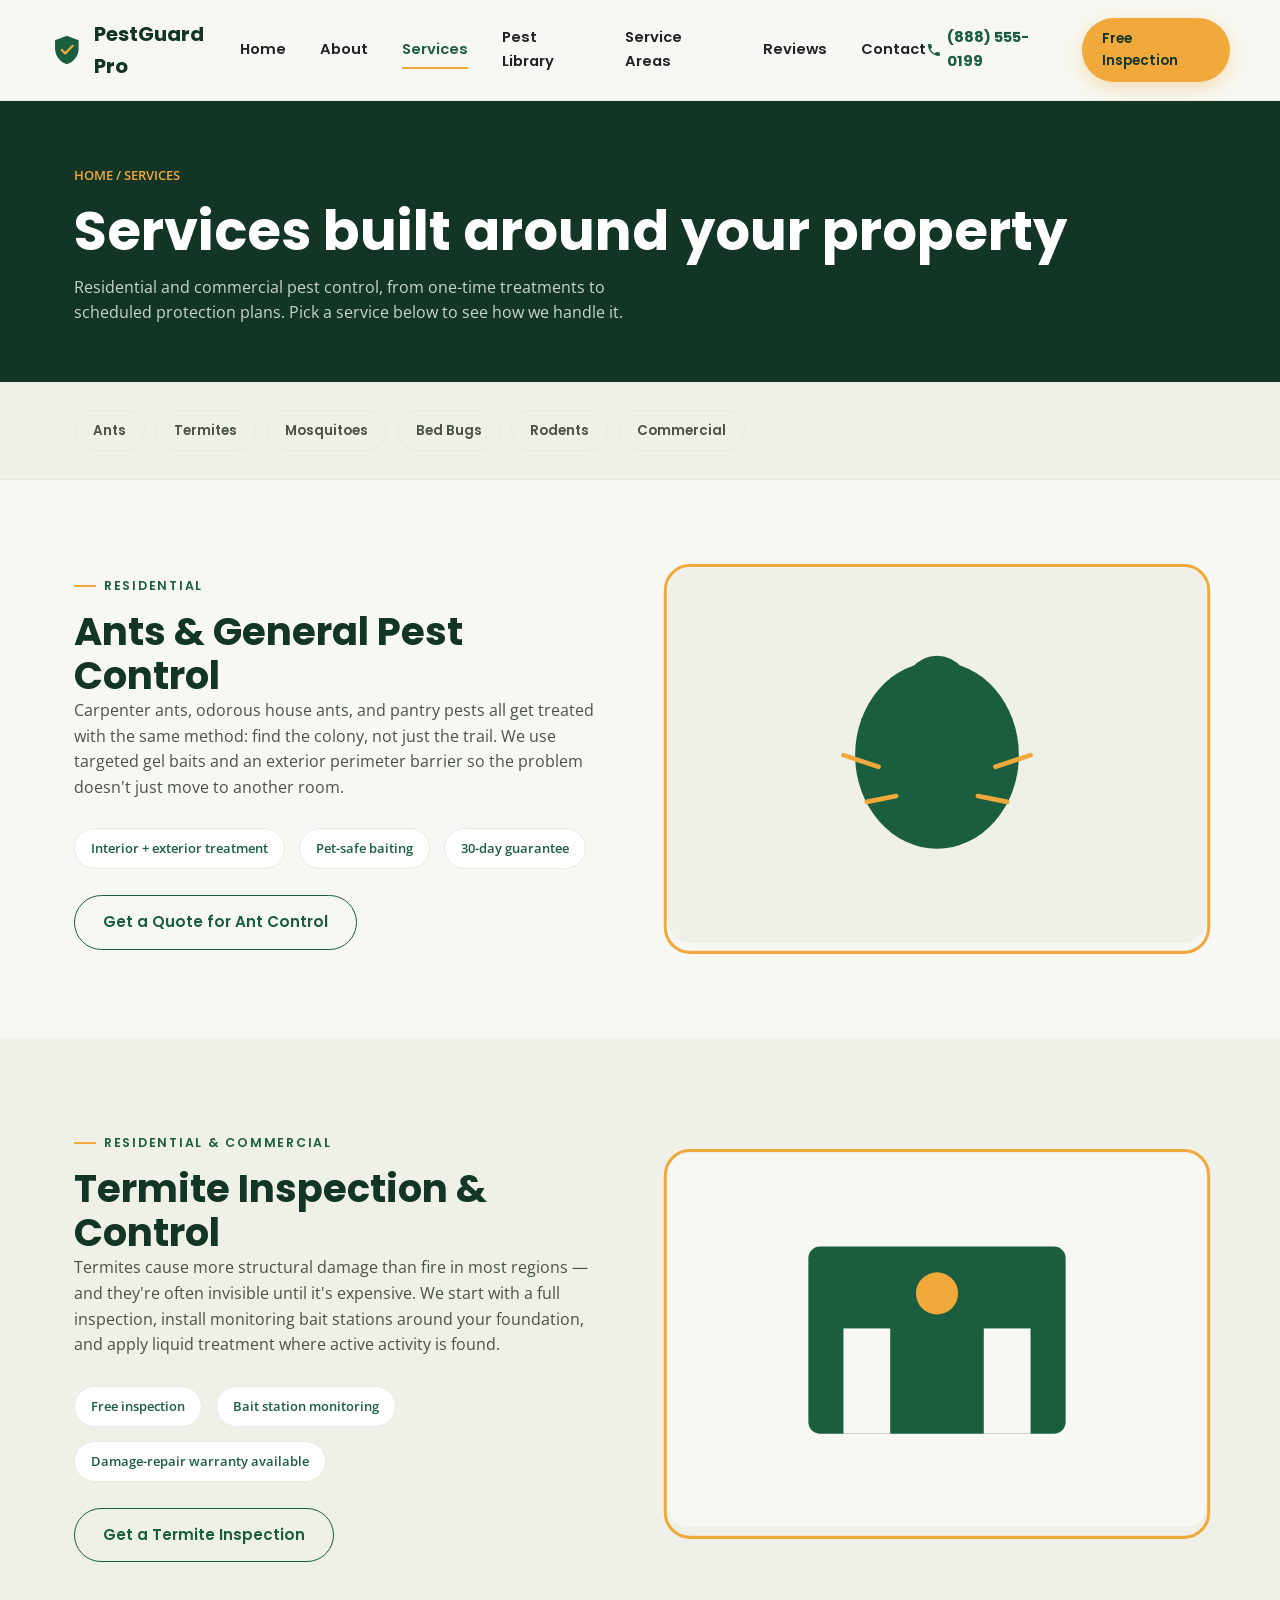
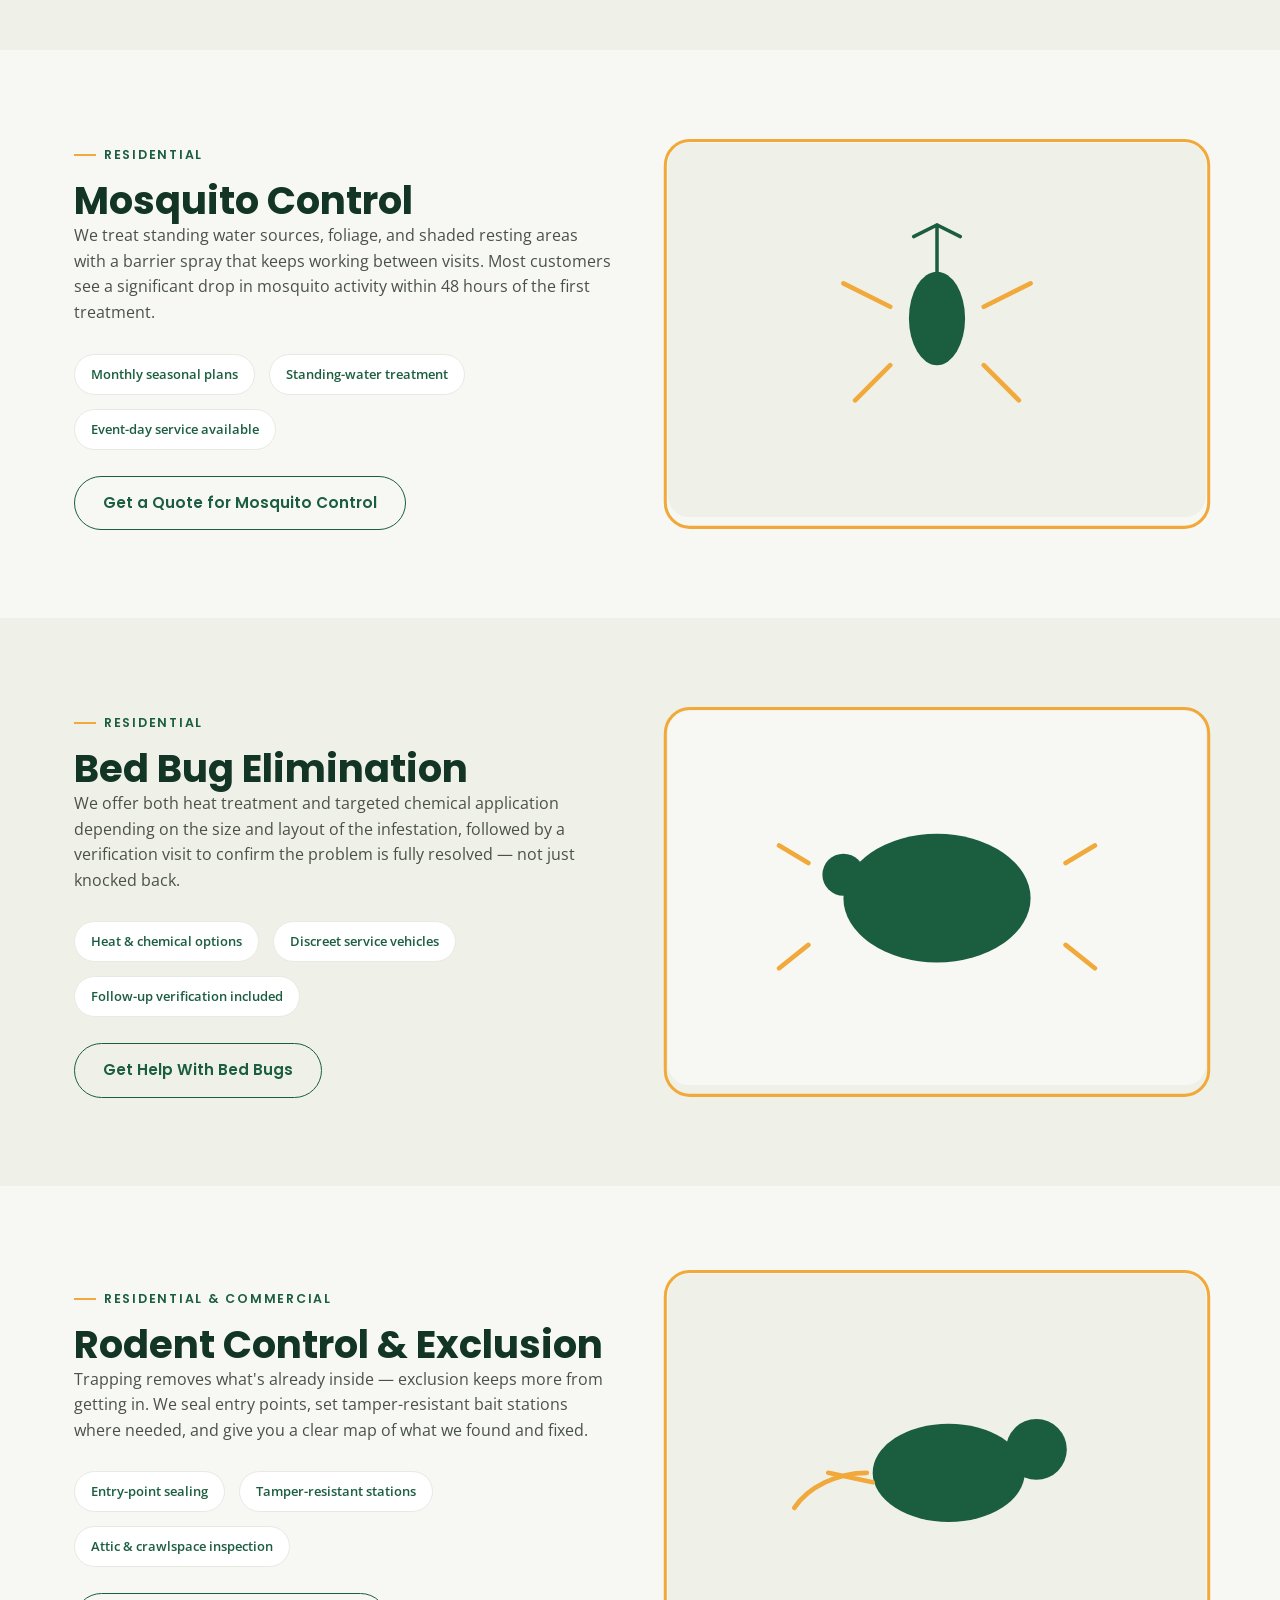
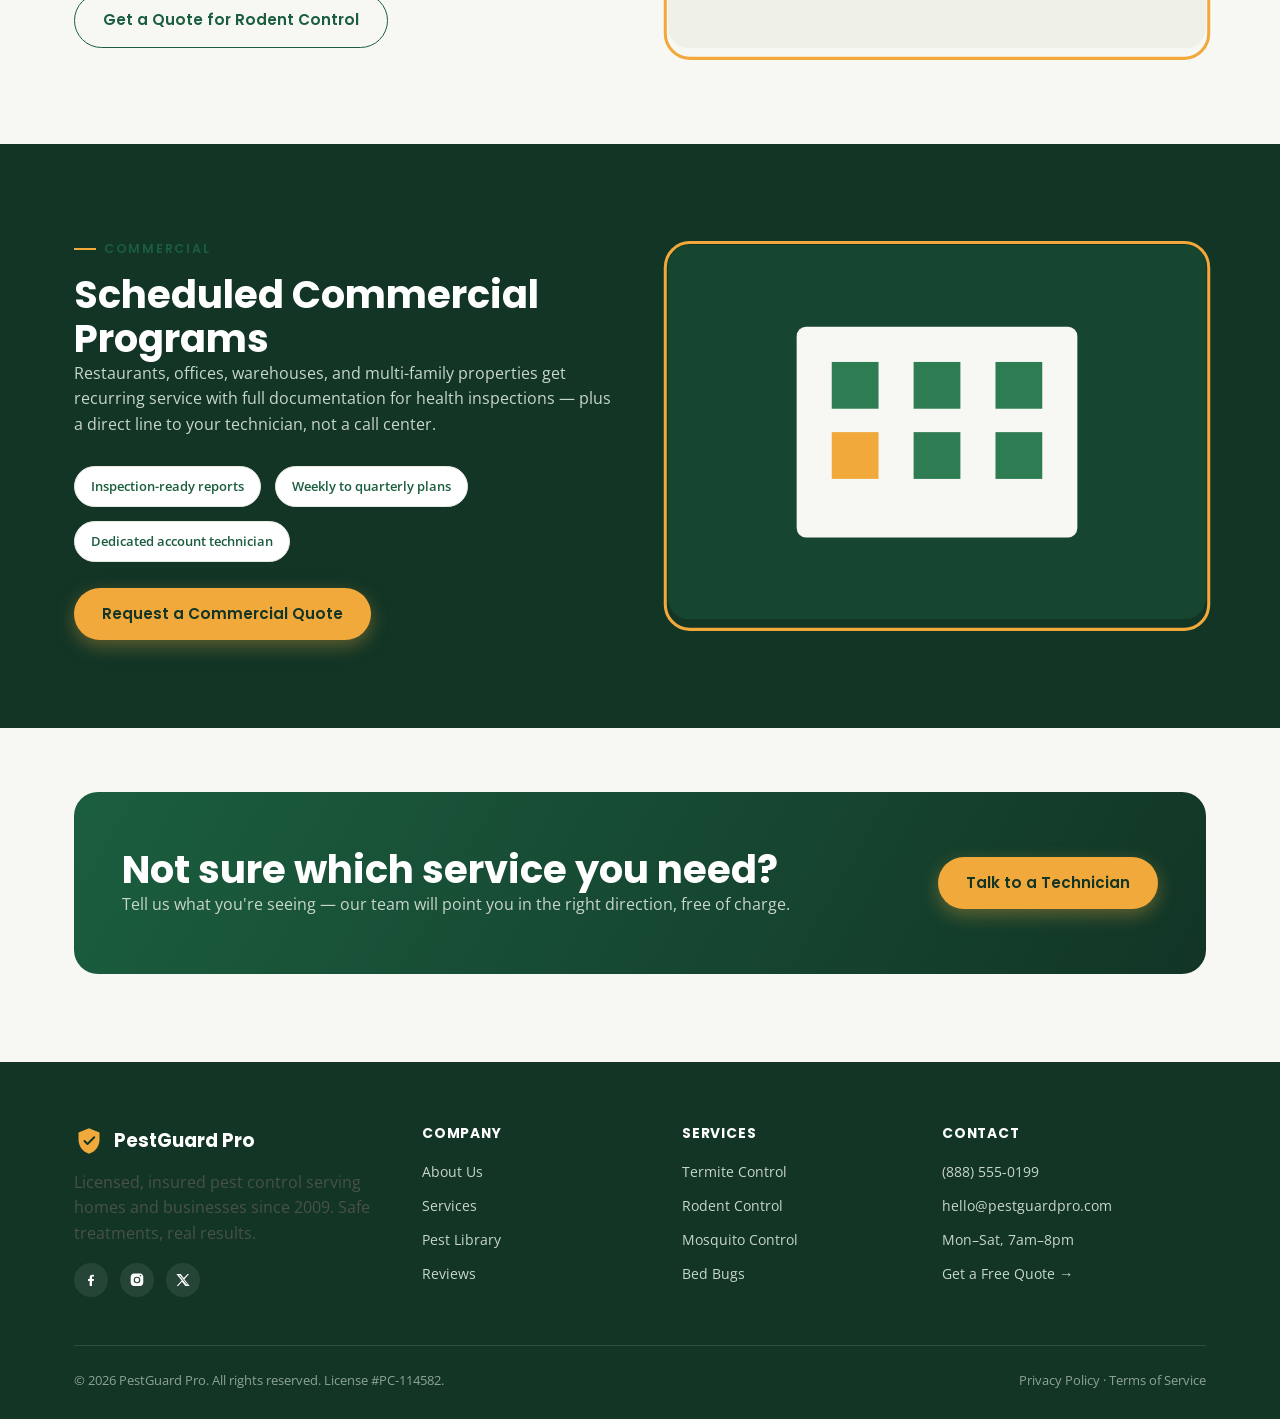
<file: services.html>
<!DOCTYPE html>
<html lang="en">
<head>
<meta charset="UTF-8">
<meta name="viewport" content="width=device-width, initial-scale=1.0">
<title>Services | PestGuard Pro</title>
<meta name="description" content="Explore PestGuard Pro's full range of residential and commercial pest control services — termites, rodents, mosquitoes, bed bugs, ants and more.">
<link rel="preconnect" href="https://fonts.googleapis.com">
<link href="https://fonts.googleapis.com/css2?family=Poppins:wght@500;600;700&family=Open+Sans:wght@400;600;700&display=swap" rel="stylesheet">
<link rel="stylesheet" href="css/styles.css">
</head>
<body>

<header class="site-header">
  <div class="container nav">
    <a href="index.html" class="brand">
      <svg viewBox="0 0 40 40" fill="none"><path d="M20 3L34 8.5V18C34 27.2 28.2 34.4 20 37C11.8 34.4 6 27.2 6 18V8.5L20 3Z" fill="#1B5E3F"/><path d="M14 20L18 24L27 15" stroke="#F2A93B" stroke-width="2.6" stroke-linecap="round" stroke-linejoin="round"/></svg>
      PestGuard Pro
    </a>
    <nav class="nav-links" id="navLinks">
      <a href="index.html">Home</a>
      <a href="about.html">About</a>
      <a href="services.html" class="active">Services</a>
      <a href="resources.html">Pest Library</a>
      <a href="service-areas.html">Service Areas</a>
      <a href="testimonials.html">Reviews</a>
      <a href="contact.html">Contact</a>
    </nav>
    <div class="nav-cta">
      <a href="tel:+18885550199" class="nav-phone">
        <svg width="16" height="16" viewBox="0 0 24 24" fill="none"><path d="M6.6 10.8c1.4 2.8 3.8 5.1 6.6 6.6l2.2-2.2c.3-.3.7-.4 1-.2 1.1.4 2.3.6 3.6.6.6 0 1 .4 1 1V20c0 .6-.4 1-1 1C10.6 21 3 13.4 3 4c0-.6.4-1 1-1h3.4c.6 0 1 .4 1 1 0 1.3.2 2.5.6 3.6.1.4 0 .8-.2 1L6.6 10.8z" fill="#1B5E3F"/></svg>
        (888) 555-0199
      </a>
      <a href="contact.html" class="btn btn--primary btn--sm">Free Inspection</a>
      <button class="nav-toggle" aria-label="Toggle menu" aria-expanded="false"><span></span><span></span><span></span></button>
    </div>
  </div>
</header>

<section class="page-hero">
  <div class="container">
    <div class="breadcrumb">HOME / SERVICES</div>
    <h1>Services built around your property</h1>
    <p>Residential and commercial pest control, from one-time treatments to scheduled protection plans. Pick a service below to see how we handle it.</p>
  </div>
</section>

<!-- Quick nav chips -->
<section style="padding:28px 0;background:var(--cream-100);border-bottom:1px solid var(--mist-200);">
  <div class="container filter-row" style="margin-bottom:0;">
    <a href="#ants" class="filter-btn">Ants</a>
    <a href="#termites" class="filter-btn">Termites</a>
    <a href="#mosquitoes" class="filter-btn">Mosquitoes</a>
    <a href="#bedbugs" class="filter-btn">Bed Bugs</a>
    <a href="#rodents" class="filter-btn">Rodents</a>
    <a href="#commercial" class="filter-btn">Commercial</a>
  </div>
</section>

<!-- ANTS -->
<section class="section" id="ants">
  <div class="container split">
    <div class="reveal-item">
      <div class="eyebrow">Residential</div>
      <h2>Ants &amp; General Pest Control</h2>
      <p>Carpenter ants, odorous house ants, and pantry pests all get treated with the same method: find the colony, not just the trail. We use targeted gel baits and an exterior perimeter barrier so the problem doesn't just move to another room.</p>
      <div class="badge-row">
        <span class="badge-pill">Interior + exterior treatment</span>
        <span class="badge-pill">Pet-safe baiting</span>
        <span class="badge-pill">30-day guarantee</span>
      </div>
      <a href="contact.html" class="btn btn--outline" style="margin-top:26px;">Get a Quote for Ant Control</a>
    </div>
    <div class="reveal-item perimeter-wrap">
      <svg class="perimeter-outline" viewBox="0 0 460 320" preserveAspectRatio="none"><rect class="perimeter" x="6" y="6" width="448" height="308" rx="20" pathLength="1"/></svg>
      <svg viewBox="0 0 460 320" fill="none"><rect width="460" height="320" rx="18" fill="#EFF1E8"/><ellipse cx="230" cy="160" rx="70" ry="80" fill="#1B5E3F"/><ellipse cx="230" cy="110" rx="30" ry="35" fill="#1B5E3F"/><path d="M150 160l30 10M310 160l-30 10M170 200l25-5M290 200l-25-5" stroke="#F2A93B" stroke-width="4" stroke-linecap="round"/></svg>
    </div>
  </div>
</section>

<!-- TERMITES -->
<section class="section section--alt" id="termites">
  <div class="container split">
    <div class="reveal-item perimeter-wrap" style="order:2;">
      <svg class="perimeter-outline" viewBox="0 0 460 320" preserveAspectRatio="none"><rect class="perimeter" x="6" y="6" width="448" height="308" rx="20" pathLength="1"/></svg>
      <svg viewBox="0 0 460 320" fill="none"><rect width="460" height="320" rx="18" fill="#F7F8F3"/><rect x="120" y="80" width="220" height="160" rx="10" fill="#1B5E3F"/><rect x="150" y="150" width="40" height="90" fill="#F7F8F3"/><rect x="270" y="150" width="40" height="90" fill="#F7F8F3"/><circle cx="230" cy="120" r="18" fill="#F2A93B"/></svg>
    </div>
    <div class="reveal-item" style="order:1;">
      <div class="eyebrow">Residential &amp; Commercial</div>
      <h2>Termite Inspection &amp; Control</h2>
      <p>Termites cause more structural damage than fire in most regions — and they're often invisible until it's expensive. We start with a full inspection, install monitoring bait stations around your foundation, and apply liquid treatment where active activity is found.</p>
      <div class="badge-row">
        <span class="badge-pill">Free inspection</span>
        <span class="badge-pill">Bait station monitoring</span>
        <span class="badge-pill">Damage-repair warranty available</span>
      </div>
      <a href="contact.html" class="btn btn--outline" style="margin-top:26px;">Get a Termite Inspection</a>
    </div>
  </div>
</section>

<!-- MOSQUITOES -->
<section class="section" id="mosquitoes">
  <div class="container split">
    <div class="reveal-item">
      <div class="eyebrow">Residential</div>
      <h2>Mosquito Control</h2>
      <p>We treat standing water sources, foliage, and shaded resting areas with a barrier spray that keeps working between visits. Most customers see a significant drop in mosquito activity within 48 hours of the first treatment.</p>
      <div class="badge-row">
        <span class="badge-pill">Monthly seasonal plans</span>
        <span class="badge-pill">Standing-water treatment</span>
        <span class="badge-pill">Event-day service available</span>
      </div>
      <a href="contact.html" class="btn btn--outline" style="margin-top:26px;">Get a Quote for Mosquito Control</a>
    </div>
    <div class="reveal-item perimeter-wrap">
      <svg class="perimeter-outline" viewBox="0 0 460 320" preserveAspectRatio="none"><rect class="perimeter" x="6" y="6" width="448" height="308" rx="20" pathLength="1"/></svg>
      <svg viewBox="0 0 460 320" fill="none"><rect width="460" height="320" rx="18" fill="#EFF1E8"/><ellipse cx="230" cy="150" rx="24" ry="40" fill="#1B5E3F"/><path d="M230 110V70M210 80l20-10 20 10" stroke="#1B5E3F" stroke-width="3" stroke-linecap="round"/><path d="M190 140l-40-20M270 140l40-20M190 190l-30 30M270 190l30 30" stroke="#F2A93B" stroke-width="4" stroke-linecap="round"/></svg>
    </div>
  </div>
</section>

<!-- BED BUGS -->
<section class="section section--alt" id="bedbugs">
  <div class="container split">
    <div class="reveal-item perimeter-wrap" style="order:2;">
      <svg class="perimeter-outline" viewBox="0 0 460 320" preserveAspectRatio="none"><rect class="perimeter" x="6" y="6" width="448" height="308" rx="20" pathLength="1"/></svg>
      <svg viewBox="0 0 460 320" fill="none"><rect width="460" height="320" rx="18" fill="#F7F8F3"/><ellipse cx="230" cy="160" rx="80" ry="55" fill="#1B5E3F"/><circle cx="150" cy="140" r="18" fill="#1B5E3F"/><path d="M120 200l-25 20M340 200l25 20M120 130l-25-15M340 130l25-15" stroke="#F2A93B" stroke-width="4" stroke-linecap="round"/></svg>
    </div>
    <div class="reveal-item" style="order:1;">
      <div class="eyebrow">Residential</div>
      <h2>Bed Bug Elimination</h2>
      <p>We offer both heat treatment and targeted chemical application depending on the size and layout of the infestation, followed by a verification visit to confirm the problem is fully resolved — not just knocked back.</p>
      <div class="badge-row">
        <span class="badge-pill">Heat &amp; chemical options</span>
        <span class="badge-pill">Discreet service vehicles</span>
        <span class="badge-pill">Follow-up verification included</span>
      </div>
      <a href="contact.html" class="btn btn--outline" style="margin-top:26px;">Get Help With Bed Bugs</a>
    </div>
  </div>
</section>

<!-- RODENTS -->
<section class="section" id="rodents">
  <div class="container split">
    <div class="reveal-item">
      <div class="eyebrow">Residential &amp; Commercial</div>
      <h2>Rodent Control &amp; Exclusion</h2>
      <p>Trapping removes what's already inside — exclusion keeps more from getting in. We seal entry points, set tamper-resistant bait stations where needed, and give you a clear map of what we found and fixed.</p>
      <div class="badge-row">
        <span class="badge-pill">Entry-point sealing</span>
        <span class="badge-pill">Tamper-resistant stations</span>
        <span class="badge-pill">Attic &amp; crawlspace inspection</span>
      </div>
      <a href="contact.html" class="btn btn--outline" style="margin-top:26px;">Get a Quote for Rodent Control</a>
    </div>
    <div class="reveal-item perimeter-wrap">
      <svg class="perimeter-outline" viewBox="0 0 460 320" preserveAspectRatio="none"><rect class="perimeter" x="6" y="6" width="448" height="308" rx="20" pathLength="1"/></svg>
      <svg viewBox="0 0 460 320" fill="none"><rect width="460" height="320" rx="18" fill="#EFF1E8"/><ellipse cx="240" cy="170" rx="65" ry="42" fill="#1B5E3F"/><circle cx="315" cy="150" r="26" fill="#1B5E3F"/><path d="M170 170c-25 0-50 12-62 30M175 178l-38-8" stroke="#F2A93B" stroke-width="4" stroke-linecap="round"/></svg>
    </div>
  </div>
</section>

<!-- COMMERCIAL -->
<section class="section section--dark" id="commercial">
  <div class="container split">
    <div class="reveal-item perimeter-wrap" style="order:2;">
      <svg class="perimeter-outline" viewBox="0 0 460 320" preserveAspectRatio="none"><rect class="perimeter" x="6" y="6" width="448" height="308" rx="20" pathLength="1"/></svg>
      <svg viewBox="0 0 460 320" fill="none"><rect width="460" height="320" rx="18" fill="#164630"/><rect x="110" y="70" width="240" height="180" rx="8" fill="#F7F8F3"/><rect x="140" y="100" width="40" height="40" fill="#2E7D52"/><rect x="210" y="100" width="40" height="40" fill="#2E7D52"/><rect x="280" y="100" width="40" height="40" fill="#2E7D52"/><rect x="140" y="160" width="40" height="40" fill="#F2A93B"/><rect x="210" y="160" width="40" height="40" fill="#2E7D52"/><rect x="280" y="160" width="40" height="40" fill="#2E7D52"/></svg>
    </div>
    <div class="reveal-item" style="order:1;">
      <div class="eyebrow">Commercial</div>
      <h2>Scheduled Commercial Programs</h2>
      <p>Restaurants, offices, warehouses, and multi-family properties get recurring service with full documentation for health inspections — plus a direct line to your technician, not a call center.</p>
      <div class="badge-row">
        <span class="badge-pill">Inspection-ready reports</span>
        <span class="badge-pill">Weekly to quarterly plans</span>
        <span class="badge-pill">Dedicated account technician</span>
      </div>
      <a href="contact.html" class="btn btn--primary" style="margin-top:26px;">Request a Commercial Quote</a>
    </div>
  </div>
</section>

<section class="section" style="padding-top:64px;">
  <div class="container">
    <div class="cta-banner reveal-item">
      <div>
        <h2>Not sure which service you need?</h2>
        <p>Tell us what you're seeing — our team will point you in the right direction, free of charge.</p>
      </div>
      <a href="contact.html" class="btn btn--primary">Talk to a Technician</a>
    </div>
  </div>
</section>

<footer class="site-footer">
  <div class="container">
    <div class="footer-grid">
      <div>
        <div class="footer-brand">
          <svg viewBox="0 0 40 40" fill="none"><path d="M20 3L34 8.5V18C34 27.2 28.2 34.4 20 37C11.8 34.4 6 27.2 6 18V8.5L20 3Z" fill="#F2A93B"/><path d="M14 20L18 24L27 15" stroke="#123526" stroke-width="2.6" stroke-linecap="round" stroke-linejoin="round"/></svg>
          PestGuard Pro
        </div>
        <p>Licensed, insured pest control serving homes and businesses since 2009. Safe treatments, real results.</p>
        <div class="social-row">
          <a href="#" aria-label="Facebook"><svg viewBox="0 0 24 24" fill="white"><path d="M13.5 21v-7.5H16l.5-3H13.5V8.3c0-.87.24-1.46 1.49-1.46H16.5V4.36C16.2 4.32 15.2 4.24 14 4.24c-2.4 0-4.05 1.47-4.05 4.16V10.5H7.5v3H10V21h3.5z"/></svg></a>
          <a href="#" aria-label="Instagram"><svg viewBox="0 0 24 24" fill="white"><path d="M12 2.2c2.7 0 3 0 4 .06 1 .05 1.7.2 2.3.45.6.24 1.1.55 1.6 1.05.5.5.8 1 1.05 1.6.24.6.4 1.3.45 2.3.06 1 .06 1.3.06 4s0 3-.06 4c-.05 1-.2 1.7-.45 2.3-.24.6-.55 1.1-1.05 1.6-.5.5-1 .8-1.6 1.05-.6.24-1.3.4-2.3.45-1 .06-1.3.06-4 .06s-3 0-4-.06c-1-.05-1.7-.2-2.3-.45-.6-.24-1.1-.55-1.6-1.05-.5-.5-.8-1-1.05-1.6-.24-.6-.4-1.3-.45-2.3-.06-1-.06-1.3-.06-4s0-3 .06-4c.05-1 .2-1.7.45-2.3.24-.6.55-1.1 1.05-1.6.5-.5 1-.8 1.6-1.05.6-.24 1.3-.4 2.3-.45 1-.06 1.3-.06 4-.06zM12 7a5 5 0 100 10 5 5 0 000-10zm0 8.2a3.2 3.2 0 110-6.4 3.2 3.2 0 010 6.4zm5.2-8.4a1.17 1.17 0 100-2.34 1.17 1.17 0 000 2.34z"/></svg></a>
          <a href="#" aria-label="X"><svg viewBox="0 0 24 24" fill="white"><path d="M18.9 3H21l-6.9 7.9L22 21h-6.5l-5-6.5L4.7 21H2.6l7.4-8.4L2 3h6.6l4.5 6 5.8-6zm-1.1 16h1.2L7.3 4.9H6L17.8 19z"/></svg></a>
        </div>
      </div>
      <div>
        <h4>Company</h4>
        <ul>
          <li><a href="about.html">About Us</a></li>
          <li><a href="services.html">Services</a></li>
          <li><a href="resources.html">Pest Library</a></li>
          <li><a href="testimonials.html">Reviews</a></li>
        </ul>
      </div>
      <div>
        <h4>Services</h4>
        <ul>
          <li><a href="services.html#termites">Termite Control</a></li>
          <li><a href="services.html#rodents">Rodent Control</a></li>
          <li><a href="services.html#mosquitoes">Mosquito Control</a></li>
          <li><a href="services.html#bedbugs">Bed Bugs</a></li>
        </ul>
      </div>
      <div>
        <h4>Contact</h4>
        <ul>
          <li>(888) 555-0199</li>
          <li>hello@pestguardpro.com</li>
          <li>Mon–Sat, 7am–8pm</li>
          <li><a href="contact.html">Get a Free Quote →</a></li>
        </ul>
      </div>
    </div>
    <div class="footer-bottom">
      <span>© 2026 PestGuard Pro. All rights reserved. License #PC-114582.</span>
      <span>Privacy Policy · Terms of Service</span>
    </div>
  </div>
</footer>

<a href="contact.html" class="btn btn--primary float-cta">Free Quote</a>
<script src="js/main.js"></script>
</body>
</html>
</file>
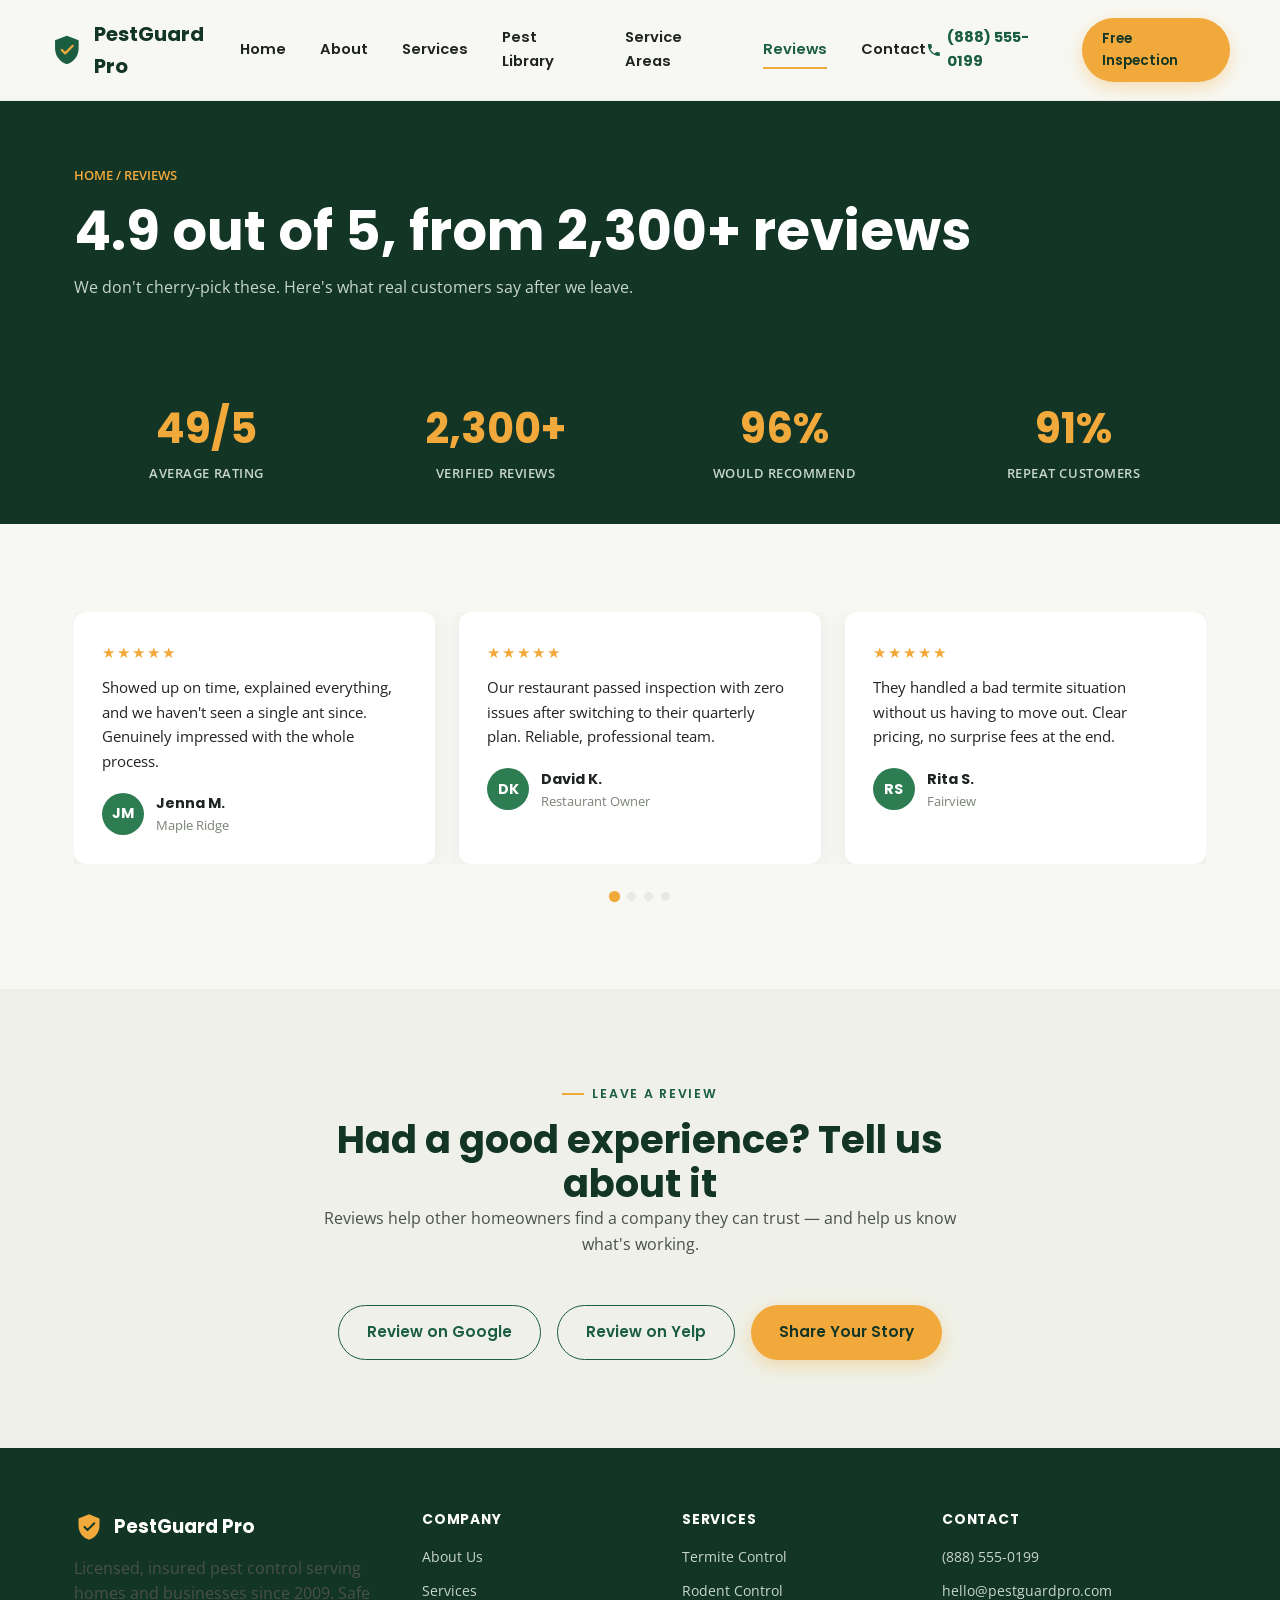
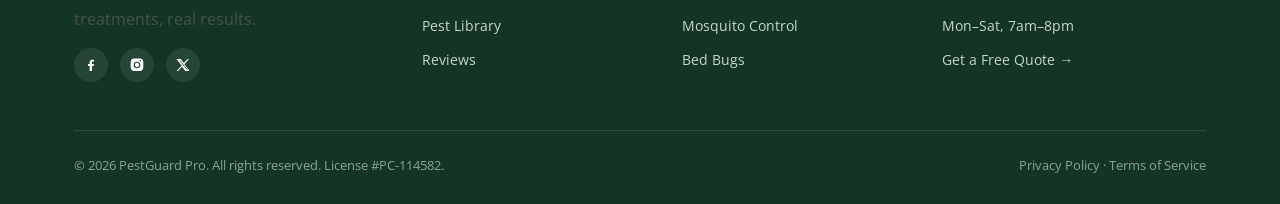
<file: testimonials.html>
<!DOCTYPE html>
<html lang="en">
<head>
<meta charset="UTF-8">
<meta name="viewport" content="width=device-width, initial-scale=1.0">
<title>Reviews | PestGuard Pro</title>
<meta name="description" content="Read real reviews from PestGuard Pro customers across the metro area.">
<link rel="preconnect" href="https://fonts.googleapis.com">
<link href="https://fonts.googleapis.com/css2?family=Poppins:wght@500;600;700&family=Open+Sans:wght@400;600;700&display=swap" rel="stylesheet">
<link rel="stylesheet" href="css/styles.css">
</head>
<body>

<header class="site-header">
  <div class="container nav">
    <a href="index.html" class="brand">
      <svg viewBox="0 0 40 40" fill="none"><path d="M20 3L34 8.5V18C34 27.2 28.2 34.4 20 37C11.8 34.4 6 27.2 6 18V8.5L20 3Z" fill="#1B5E3F"/><path d="M14 20L18 24L27 15" stroke="#F2A93B" stroke-width="2.6" stroke-linecap="round" stroke-linejoin="round"/></svg>
      PestGuard Pro
    </a>
    <nav class="nav-links" id="navLinks">
      <a href="index.html">Home</a>
      <a href="about.html">About</a>
      <a href="services.html">Services</a>
      <a href="resources.html">Pest Library</a>
      <a href="service-areas.html">Service Areas</a>
      <a href="testimonials.html" class="active">Reviews</a>
      <a href="contact.html">Contact</a>
    </nav>
    <div class="nav-cta">
      <a href="tel:+18885550199" class="nav-phone">
        <svg width="16" height="16" viewBox="0 0 24 24" fill="none"><path d="M6.6 10.8c1.4 2.8 3.8 5.1 6.6 6.6l2.2-2.2c.3-.3.7-.4 1-.2 1.1.4 2.3.6 3.6.6.6 0 1 .4 1 1V20c0 .6-.4 1-1 1C10.6 21 3 13.4 3 4c0-.6.4-1 1-1h3.4c.6 0 1 .4 1 1 0 1.3.2 2.5.6 3.6.1.4 0 .8-.2 1L6.6 10.8z" fill="#1B5E3F"/></svg>
        (888) 555-0199
      </a>
      <a href="contact.html" class="btn btn--primary btn--sm">Free Inspection</a>
      <button class="nav-toggle" aria-label="Toggle menu" aria-expanded="false"><span></span><span></span><span></span></button>
    </div>
  </div>
</header>

<section class="page-hero">
  <div class="container">
    <div class="breadcrumb">HOME / REVIEWS</div>
    <h1>4.9 out of 5, from 2,300+ reviews</h1>
    <p>We don't cherry-pick these. Here's what real customers say after we leave.</p>
  </div>
</section>

<section class="stats-bar">
  <div class="container stats-grid">
    <div class="reveal-item"><div class="stat-num" data-count="49" data-suffix="/5">0</div><div class="stat-label">Average Rating</div></div>
    <div class="reveal-item"><div class="stat-num" data-count="2300" data-suffix="+">0</div><div class="stat-label">Verified Reviews</div></div>
    <div class="reveal-item"><div class="stat-num" data-count="96" data-suffix="%">0</div><div class="stat-label">Would Recommend</div></div>
    <div class="reveal-item"><div class="stat-num" data-count="91" data-suffix="%">0</div><div class="stat-label">Repeat Customers</div></div>
  </div>
</section>

<section class="section">
  <div class="container">
    <div class="t-slider reveal-item">
      <div class="t-track">
        <div class="t-card">
          <div class="t-stars">★★★★★</div>
          <p class="t-quote">Showed up on time, explained everything, and we haven't seen a single ant since. Genuinely impressed with the whole process.</p>
          <div class="t-person"><div class="t-avatar">JM</div><div><div class="t-name">Jenna M.</div><div class="t-role">Maple Ridge</div></div></div>
        </div>
        <div class="t-card">
          <div class="t-stars">★★★★★</div>
          <p class="t-quote">Our restaurant passed inspection with zero issues after switching to their quarterly plan. Reliable, professional team.</p>
          <div class="t-person"><div class="t-avatar">DK</div><div><div class="t-name">David K.</div><div class="t-role">Restaurant Owner</div></div></div>
        </div>
        <div class="t-card">
          <div class="t-stars">★★★★★</div>
          <p class="t-quote">They handled a bad termite situation without us having to move out. Clear pricing, no surprise fees at the end.</p>
          <div class="t-person"><div class="t-avatar">RS</div><div><div class="t-name">Rita S.</div><div class="t-role">Fairview</div></div></div>
        </div>
        <div class="t-card">
          <div class="t-stars">★★★★★</div>
          <p class="t-quote">Called on a Sunday about a wasp nest near our porch. Someone was out first thing Monday morning. Very responsive.</p>
          <div class="t-person"><div class="t-avatar">TL</div><div><div class="t-name">Tom L.</div><div class="t-role">Brookline</div></div></div>
        </div>
        <div class="t-card">
          <div class="t-stars">★★★★★</div>
          <p class="t-quote">Bed bug treatment was thorough and the follow-up visit gave us real peace of mind. Would use again without hesitation.</p>
          <div class="t-person"><div class="t-avatar">PN</div><div><div class="t-name">Priya N.</div><div class="t-role">Riverside</div></div></div>
        </div>
        <div class="t-card">
          <div class="t-stars">★★★★★</div>
          <p class="t-quote">Technician pointed out three entry points we never noticed and sealed them on the spot. That's the kind of detail that earns trust.</p>
          <div class="t-person"><div class="t-avatar">CW</div><div><div class="t-name">Chris W.</div><div class="t-role">Oakhurst</div></div></div>
        </div>
      </div>
    </div>
    <div class="slider-dots"></div>
  </div>
</section>

<section class="section section--alt">
  <div class="container">
    <div class="section-head center reveal-item">
      <div class="eyebrow" style="justify-content:center">Leave a Review</div>
      <h2>Had a good experience? Tell us about it</h2>
      <p>Reviews help other homeowners find a company they can trust — and help us know what's working.</p>
    </div>
    <div style="display:flex;gap:16px;justify-content:center;flex-wrap:wrap;" class="reveal-item">
      <a href="#" class="btn btn--outline">Review on Google</a>
      <a href="#" class="btn btn--outline">Review on Yelp</a>
      <a href="contact.html" class="btn btn--primary">Share Your Story</a>
    </div>
  </div>
</section>

<footer class="site-footer">
  <div class="container">
    <div class="footer-grid">
      <div>
        <div class="footer-brand">
          <svg viewBox="0 0 40 40" fill="none"><path d="M20 3L34 8.5V18C34 27.2 28.2 34.4 20 37C11.8 34.4 6 27.2 6 18V8.5L20 3Z" fill="#F2A93B"/><path d="M14 20L18 24L27 15" stroke="#123526" stroke-width="2.6" stroke-linecap="round" stroke-linejoin="round"/></svg>
          PestGuard Pro
        </div>
        <p>Licensed, insured pest control serving homes and businesses since 2009. Safe treatments, real results.</p>
        <div class="social-row">
          <a href="#" aria-label="Facebook"><svg viewBox="0 0 24 24" fill="white"><path d="M13.5 21v-7.5H16l.5-3H13.5V8.3c0-.87.24-1.46 1.49-1.46H16.5V4.36C16.2 4.32 15.2 4.24 14 4.24c-2.4 0-4.05 1.47-4.05 4.16V10.5H7.5v3H10V21h3.5z"/></svg></a>
          <a href="#" aria-label="Instagram"><svg viewBox="0 0 24 24" fill="white"><path d="M12 2.2c2.7 0 3 0 4 .06 1 .05 1.7.2 2.3.45.6.24 1.1.55 1.6 1.05.5.5.8 1 1.05 1.6.24.6.4 1.3.45 2.3.06 1 .06 1.3.06 4s0 3-.06 4c-.05 1-.2 1.7-.45 2.3-.24.6-.55 1.1-1.05 1.6-.5.5-1 .8-1.6 1.05-.6.24-1.3.4-2.3.45-1 .06-1.3.06-4 .06s-3 0-4-.06c-1-.05-1.7-.2-2.3-.45-.6-.24-1.1-.55-1.6-1.05-.5-.5-.8-1-1.05-1.6-.24-.6-.4-1.3-.45-2.3-.06-1-.06-1.3-.06-4s0-3 .06-4c.05-1 .2-1.7.45-2.3.24-.6.55-1.1 1.05-1.6.5-.5 1-.8 1.6-1.05.6-.24 1.3-.4 2.3-.45 1-.06 1.3-.06 4-.06zM12 7a5 5 0 100 10 5 5 0 000-10zm0 8.2a3.2 3.2 0 110-6.4 3.2 3.2 0 010 6.4zm5.2-8.4a1.17 1.17 0 100-2.34 1.17 1.17 0 000 2.34z"/></svg></a>
          <a href="#" aria-label="X"><svg viewBox="0 0 24 24" fill="white"><path d="M18.9 3H21l-6.9 7.9L22 21h-6.5l-5-6.5L4.7 21H2.6l7.4-8.4L2 3h6.6l4.5 6 5.8-6zm-1.1 16h1.2L7.3 4.9H6L17.8 19z"/></svg></a>
        </div>
      </div>
      <div>
        <h4>Company</h4>
        <ul>
          <li><a href="about.html">About Us</a></li>
          <li><a href="services.html">Services</a></li>
          <li><a href="resources.html">Pest Library</a></li>
          <li><a href="testimonials.html">Reviews</a></li>
        </ul>
      </div>
      <div>
        <h4>Services</h4>
        <ul>
          <li><a href="services.html#termites">Termite Control</a></li>
          <li><a href="services.html#rodents">Rodent Control</a></li>
          <li><a href="services.html#mosquitoes">Mosquito Control</a></li>
          <li><a href="services.html#bedbugs">Bed Bugs</a></li>
        </ul>
      </div>
      <div>
        <h4>Contact</h4>
        <ul>
          <li>(888) 555-0199</li>
          <li>hello@pestguardpro.com</li>
          <li>Mon–Sat, 7am–8pm</li>
          <li><a href="contact.html">Get a Free Quote →</a></li>
        </ul>
      </div>
    </div>
    <div class="footer-bottom">
      <span>© 2026 PestGuard Pro. All rights reserved. License #PC-114582.</span>
      <span>Privacy Policy · Terms of Service</span>
    </div>
  </div>
</footer>

<a href="contact.html" class="btn btn--primary float-cta">Free Quote</a>
<script src="js/main.js"></script>
</body>
</html>
</file>
<file: css/styles.css>
/* ==========================================================================
   PestGuard Pro — Shared Stylesheet
   Design tokens
   ========================================================================== */

:root {
  /* Color */
  --forest-900: #123526;
  --forest-800: #164630;
  --forest-700: #1B5E3F;
  --forest-500: #2E7D52;
  --forest-300: #6FAE86;
  --amber-500: #F2A93B;
  --amber-600: #DC9526;
  --cream-50: #F7F8F3;
  --cream-100: #EFF1E8;
  --mist-200: #E7EAE2;
  --ink-900: #1F2420;
  --ink-600: #4A5148;
  --ink-400: #7B8377;
  --sky-500: #3B8FC2;
  --white: #FFFFFF;

  /* Type */
  --font-head: "Poppins", -apple-system, "Segoe UI", sans-serif;
  --font-body: "Open Sans", -apple-system, "Segoe UI", sans-serif;

  /* Layout */
  --max-width: 1180px;
  --radius-sm: 6px;
  --radius-md: 12px;
  --radius-lg: 24px;
  --shadow-card: 0 4px 20px rgba(18, 53, 38, 0.08);
  --shadow-card-hover: 0 12px 32px rgba(18, 53, 38, 0.14);
  --transition: 220ms cubic-bezier(0.4, 0, 0.2, 1);
}

@media (prefers-reduced-motion: reduce) {
  *, *::before, *::after {
    animation-duration: 0.001ms !important;
    animation-iteration-count: 1 !important;
    transition-duration: 0.001ms !important;
    scroll-behavior: auto !important;
  }
}

/* ---------- Reset ---------- */
* { box-sizing: border-box; margin: 0; padding: 0; }
html { scroll-behavior: smooth; }
body {
  font-family: var(--font-body);
  color: var(--ink-900);
  background: var(--cream-50);
  line-height: 1.6;
  -webkit-font-smoothing: antialiased;
}
img { max-width: 100%; display: block; }
a { color: inherit; text-decoration: none; }
ul { list-style: none; }
button { font-family: inherit; cursor: pointer; border: none; background: none; }
h1, h2, h3, h4 {
  font-family: var(--font-head);
  color: var(--forest-900);
  line-height: 1.15;
  font-weight: 700;
}
h1 { font-size: clamp(2.2rem, 4.5vw, 3.4rem); }
h2 { font-size: clamp(1.7rem, 3vw, 2.4rem); }
h3 { font-size: 1.3rem; }
p { color: var(--ink-600); }
.container {
  max-width: var(--max-width);
  margin: 0 auto;
  padding: 0 24px;
}
:focus-visible {
  outline: 3px solid var(--sky-500);
  outline-offset: 3px;
}

/* ---------- Utility ---------- */
.eyebrow {
  display: inline-flex;
  align-items: center;
  gap: 8px;
  font-family: var(--font-head);
  font-size: 0.78rem;
  font-weight: 600;
  letter-spacing: 0.14em;
  text-transform: uppercase;
  color: var(--forest-700);
  margin-bottom: 14px;
}
.eyebrow::before {
  content: "";
  width: 22px;
  height: 2px;
  background: var(--amber-500);
  display: inline-block;
}
.section { padding: 88px 0; }
.section--alt { background: var(--cream-100); }
.section--dark { background: var(--forest-900); color: var(--cream-50); }
.section--dark h2, .section--dark h3 { color: var(--white); }
.section--dark p { color: #C9D6CC; }
.section-head { max-width: 640px; margin-bottom: 48px; }
.section-head.center { margin-left: auto; margin-right: auto; text-align: center; }
.grid {
  display: grid;
  gap: 28px;
}
.grid--3 { grid-template-columns: repeat(3, 1fr); }
.grid--4 { grid-template-columns: repeat(4, 1fr); }
.grid--2 { grid-template-columns: repeat(2, 1fr); }
@media (max-width: 900px) {
  .grid--3, .grid--4 { grid-template-columns: repeat(2, 1fr); }
}
@media (max-width: 620px) {
  .grid--2, .grid--3, .grid--4 { grid-template-columns: 1fr; }
  .section { padding: 60px 0; }
}

/* ---------- Buttons ---------- */
.btn {
  display: inline-flex;
  align-items: center;
  gap: 10px;
  font-family: var(--font-head);
  font-weight: 600;
  font-size: 0.95rem;
  padding: 14px 28px;
  border-radius: 999px;
  transition: transform var(--transition), box-shadow var(--transition), background var(--transition);
}
.btn--primary {
  background: var(--amber-500);
  color: var(--forest-900);
  box-shadow: 0 6px 18px rgba(242, 169, 59, 0.35);
}
.btn--primary:hover { background: var(--amber-600); transform: translateY(-2px); }
.btn--ghost {
  background: transparent;
  color: var(--white);
  border: 1.5px solid rgba(255,255,255,0.5);
}
.btn--ghost:hover { border-color: var(--white); background: rgba(255,255,255,0.08); }
.btn--outline {
  background: transparent;
  color: var(--forest-700);
  border: 1.5px solid var(--forest-700);
}
.btn--outline:hover { background: var(--forest-700); color: var(--white); }
.btn--sm { padding: 10px 20px; font-size: 0.85rem; }

/* ---------- Header / Nav ---------- */
.site-header {
  position: sticky;
  top: 0;
  z-index: 100;
  background: rgba(247, 248, 243, 0.9);
  backdrop-filter: blur(10px);
  border-bottom: 1px solid rgba(18,53,38,0.08);
  transition: padding var(--transition), box-shadow var(--transition);
}
.site-header.is-scrolled { box-shadow: 0 4px 20px rgba(18,53,38,0.08); }
.nav {
  display: flex;
  align-items: center;
  justify-content: space-between;
  padding: 18px 0;
  transition: padding var(--transition);
}
.site-header.is-scrolled .nav { padding: 12px 0; }
.brand {
  display: flex;
  align-items: center;
  gap: 10px;
  font-family: var(--font-head);
  font-weight: 700;
  font-size: 1.25rem;
  color: var(--forest-900);
}
.brand svg { width: 34px; height: 34px; }
.nav-links {
  display: flex;
  align-items: center;
  gap: 34px;
  font-family: var(--font-head);
  font-weight: 600;
  font-size: 0.92rem;
}
.nav-links a {
  position: relative;
  padding: 4px 0;
  color: var(--ink-900);
  transition: color var(--transition);
}
.nav-links a::after {
  content: "";
  position: absolute;
  left: 0; bottom: -3px;
  width: 0; height: 2px;
  background: var(--amber-500);
  transition: width var(--transition);
}
.nav-links a:hover::after, .nav-links a.active::after { width: 100%; }
.nav-links a.active { color: var(--forest-700); }
.nav-cta { display: flex; align-items: center; gap: 18px; }
.nav-phone {
  font-family: var(--font-head);
  font-weight: 700;
  color: var(--forest-700);
  display: flex;
  align-items: center;
  gap: 6px;
  font-size: 0.92rem;
}
.nav-toggle {
  display: none;
  flex-direction: column;
  gap: 5px;
  padding: 6px;
}
.nav-toggle span { width: 24px; height: 2.5px; background: var(--forest-900); border-radius: 2px; }

@media (max-width: 900px) {
  .nav-links { 
    position: fixed; inset: 68px 0 0 0;
    background: var(--cream-50);
    flex-direction: column;
    justify-content: flex-start;
    padding: 40px 24px;
    gap: 24px;
    font-size: 1.1rem;
    transform: translateX(100%);
    transition: transform var(--transition);
  }
  .nav-links.is-open { transform: translateX(0); }
  .nav-toggle { display: flex; }
  .nav-phone { display: none; }
}

/* ---------- Perimeter line signature ---------- */
.perimeter {
  fill: none;
  stroke: var(--amber-500);
  stroke-width: 2.5;
  stroke-linecap: round;
  stroke-dasharray: 6 10;
  stroke-dashoffset: 1;
  pathLength: 1;
  transition: stroke-dashoffset 1.4s cubic-bezier(0.65,0,0.35,1);
}
.perimeter-wrap { position: relative; }
.perimeter-wrap svg.perimeter-outline {
  position: absolute;
  inset: -10px;
  width: calc(100% + 20px);
  height: calc(100% + 20px);
  pointer-events: none;
}
.reveal .perimeter { stroke-dashoffset: 0; }

/* ---------- Hero ---------- */
.hero {
  padding: 72px 0 60px;
  overflow: hidden;
}
.hero-grid {
  display: grid;
  grid-template-columns: 1.05fr 0.95fr;
  gap: 48px;
  align-items: center;
}
.hero-copy h1 { margin-bottom: 18px; }
.hero-copy .lede { font-size: 1.12rem; max-width: 480px; margin-bottom: 30px; }
.hero-actions { display: flex; gap: 16px; flex-wrap: wrap; margin-bottom: 40px; }
.hero-trust {
  display: flex;
  gap: 28px;
  flex-wrap: wrap;
}
.hero-trust div { display: flex; align-items: center; gap: 8px; font-size: 0.86rem; font-weight: 600; color: var(--forest-700); }
.hero-art { position: relative; }
.hero-art svg { width: 100%; height: auto; }
.hero-art img.hero-photo,
.perimeter-wrap img.process-photo {
  display: block;
  width: 100%;
  height: 100%;
  aspect-ratio: 1 / 1;
  object-fit: cover;
  border-radius: 24px;
}
.perimeter-wrap img.process-photo { aspect-ratio: 460 / 500; }

@media (max-width: 900px) {
  .hero-grid { grid-template-columns: 1fr; }
  .hero-art { order: -1; max-width: 380px; margin: 0 auto; }
}

/* ---------- Stats ---------- */
.stats-bar {
  background: var(--forest-900);
  padding: 40px 0;
}
.stats-grid {
  display: grid;
  grid-template-columns: repeat(4, 1fr);
  gap: 24px;
  text-align: center;
}
.stat-num {
  font-family: var(--font-head);
  font-weight: 700;
  font-size: clamp(1.8rem, 4vw, 2.6rem);
  color: var(--amber-500);
}
.stat-label {
  font-size: 0.82rem;
  color: #C9D6CC;
  font-weight: 600;
  letter-spacing: 0.04em;
  text-transform: uppercase;
}
@media (max-width: 700px) {
  .stats-grid { grid-template-columns: repeat(2, 1fr); }
}

/* ---------- Cards ---------- */
.card {
  background: var(--white);
  border-radius: var(--radius-md);
  padding: 32px 26px;
  box-shadow: var(--shadow-card);
  transition: transform var(--transition), box-shadow var(--transition);
}
.card:hover { transform: translateY(-6px); box-shadow: var(--shadow-card-hover); }
.card:has(.card-photo) { padding-top: 0; overflow: hidden; }
.card-photo {
  display: block;
  width: calc(100% + 52px);
  margin: 0 -26px 20px;
  aspect-ratio: 16 / 10;
  object-fit: cover;
}
.card-icon {
  width: 54px; height: 54px;
  display: flex; align-items: center; justify-content: center;
  background: var(--cream-100);
  border-radius: var(--radius-sm);
  margin-bottom: 18px;
}
.card-icon svg { width: 30px; height: 30px; }
.card h3 { margin-bottom: 8px; }
.card p { font-size: 0.94rem; margin-bottom: 14px; }
.card-link {
  font-family: var(--font-head);
  font-weight: 600;
  font-size: 0.86rem;
  color: var(--forest-700);
  display: inline-flex;
  align-items: center;
  gap: 6px;
}
.card-link svg { width: 14px; height: 14px; transition: transform var(--transition); }
.card-link:hover svg { transform: translateX(4px); }

/* ---------- Reveal on scroll ---------- */
.reveal-item {
  opacity: 0;
  transform: translateY(28px);
  transition: opacity 700ms ease, transform 700ms ease;
}
.reveal-item.is-visible { opacity: 1; transform: translateY(0); }

/* ---------- Testimonials ---------- */
.t-card {
  background: var(--white);
  border-radius: var(--radius-md);
  padding: 28px;
  box-shadow: var(--shadow-card);
}
.t-stars { color: var(--amber-500); font-size: 0.95rem; margin-bottom: 12px; letter-spacing: 2px; }
.t-quote { font-size: 0.96rem; color: var(--ink-900); margin-bottom: 18px; }
.t-name { font-family: var(--font-head); font-weight: 700; font-size: 0.9rem; }
.t-role { font-size: 0.8rem; color: var(--ink-400); }
.t-person { display: flex; align-items: center; gap: 12px; }
.t-avatar {
  width: 42px; height: 42px; border-radius: 50%;
  background: var(--forest-500);
  color: var(--white);
  display: flex; align-items: center; justify-content: center;
  font-family: var(--font-head); font-weight: 700; font-size: 0.9rem;
}

/* ---------- Slider ---------- */
.t-slider { overflow: hidden; }
.t-track {
  display: flex;
  gap: 24px;
  transition: transform 600ms cubic-bezier(0.65,0,0.35,1);
}
.t-track .t-card { min-width: 100%; }
@media (min-width: 760px) {
  .t-track .t-card { min-width: calc(50% - 12px); }
}
@media (min-width: 1080px) {
  .t-track .t-card { min-width: calc(33.333% - 16px); }
}
.slider-dots { display: flex; justify-content: center; gap: 8px; margin-top: 28px; }
.slider-dots button {
  width: 9px; height: 9px; border-radius: 50%;
  background: var(--mist-200);
  transition: background var(--transition), transform var(--transition);
}
.slider-dots button.is-active { background: var(--amber-500); transform: scale(1.25); }

/* ---------- Forms ---------- */
.form-field { margin-bottom: 20px; }
.form-field label {
  display: block;
  font-family: var(--font-head);
  font-weight: 600;
  font-size: 0.86rem;
  margin-bottom: 7px;
  color: var(--forest-900);
}
.form-field input,
.form-field select,
.form-field textarea {
  width: 100%;
  padding: 13px 16px;
  border: 1.5px solid var(--mist-200);
  border-radius: var(--radius-sm);
  background: var(--white);
  font-family: var(--font-body);
  font-size: 0.95rem;
  color: var(--ink-900);
  transition: border-color var(--transition);
}
.form-field input:focus,
.form-field select:focus,
.form-field textarea:focus {
  border-color: var(--forest-500);
  outline: none;
}
.form-row { display: grid; grid-template-columns: 1fr 1fr; gap: 20px; }
@media (max-width: 620px) { .form-row { grid-template-columns: 1fr; } }
.form-success {
  display: none;
  align-items: center;
  gap: 10px;
  background: #E7F3EB;
  color: var(--forest-800);
  padding: 14px 18px;
  border-radius: var(--radius-sm);
  font-weight: 600;
  font-size: 0.9rem;
  margin-top: 18px;
}
.form-success.is-visible { display: flex; }

/* ---------- Footer ---------- */
.site-footer { background: var(--forest-900); color: #C9D6CC; padding: 64px 0 28px; }
.footer-grid {
  display: grid;
  grid-template-columns: 1.4fr 1fr 1fr 1.2fr;
  gap: 40px;
  margin-bottom: 48px;
}
.footer-brand { display: flex; align-items: center; gap: 10px; color: var(--white); font-family: var(--font-head); font-weight: 700; font-size: 1.15rem; margin-bottom: 14px; }
.footer-brand svg { width: 30px; height: 30px; }
.site-footer h4 { color: var(--white); font-size: 0.86rem; letter-spacing: 0.06em; text-transform: uppercase; margin-bottom: 18px; }
.site-footer ul li { margin-bottom: 11px; font-size: 0.9rem; }
.site-footer a:hover { color: var(--amber-500); }
.footer-bottom {
  border-top: 1px solid rgba(255,255,255,0.12);
  padding-top: 24px;
  display: flex;
  justify-content: space-between;
  flex-wrap: wrap;
  gap: 12px;
  font-size: 0.82rem;
  color: #8FA396;
}
.social-row { display: flex; gap: 12px; margin-top: 16px; }
.social-row a {
  width: 34px; height: 34px;
  border-radius: 50%;
  background: rgba(255,255,255,0.08);
  display: flex; align-items: center; justify-content: center;
  transition: background var(--transition);
}
.social-row a:hover { background: var(--amber-500); }
.social-row svg { width: 16px; height: 16px; }
@media (max-width: 800px) {
  .footer-grid { grid-template-columns: 1fr 1fr; }
}
@media (max-width: 500px) {
  .footer-grid { grid-template-columns: 1fr; }
}

/* ---------- Page header (interior pages) ---------- */
.page-hero {
  background: var(--forest-900);
  color: var(--white);
  padding: 64px 0 56px;
  position: relative;
  overflow: hidden;
}
.page-hero h1 { color: var(--white); margin-bottom: 12px; }
.page-hero p { color: #C9D6CC; max-width: 560px; }
.breadcrumb { font-size: 0.82rem; color: var(--amber-500); font-weight: 600; margin-bottom: 14px; display: flex; gap: 8px; }

/* ---------- Sticky CTA banner ---------- */
.cta-banner {
  background: linear-gradient(120deg, var(--forest-700), var(--forest-900));
  border-radius: var(--radius-lg);
  padding: 56px 48px;
  display: flex;
  justify-content: space-between;
  align-items: center;
  gap: 32px;
  flex-wrap: wrap;
  color: var(--white);
}
.cta-banner h2 { color: var(--white); }
.cta-banner p { color: #C9D6CC; }
@media (max-width: 700px) { .cta-banner { padding: 40px 28px; text-align: center; justify-content: center; } }

/* ---------- Floating quote button ---------- */
.float-cta {
  position: fixed;
  right: 22px;
  bottom: 22px;
  z-index: 90;
  box-shadow: 0 10px 30px rgba(18,53,38,0.28);
  opacity: 0;
  transform: translateY(20px);
  pointer-events: none;
  transition: opacity var(--transition), transform var(--transition);
}
.float-cta.is-visible { opacity: 1; transform: translateY(0); pointer-events: auto; }

/* ---------- Misc content pages ---------- */
.split {
  display: grid;
  grid-template-columns: 1fr 1fr;
  gap: 56px;
  align-items: center;
}
@media (max-width: 900px) { .split { grid-template-columns: 1fr; } }
.badge-row { display: flex; gap: 14px; flex-wrap: wrap; margin-top: 28px; }
.badge-pill {
  display: flex; align-items: center; gap: 8px;
  background: var(--white);
  border: 1px solid var(--mist-200);
  padding: 9px 16px;
  border-radius: 999px;
  font-size: 0.82rem;
  font-weight: 600;
  color: var(--forest-700);
}
.timeline { border-left: 2px dashed var(--forest-300); padding-left: 28px; margin-left: 12px; }
.timeline-item { position: relative; padding-bottom: 34px; }
.timeline-item::before {
  content: "";
  position: absolute;
  left: -34px; top: 3px;
  width: 12px; height: 12px;
  border-radius: 50%;
  background: var(--amber-500);
  border: 3px solid var(--cream-50);
}
.filter-row { display: flex; gap: 10px; flex-wrap: wrap; margin-bottom: 36px; }
.filter-btn {
  padding: 9px 18px;
  border-radius: 999px;
  border: 1.5px solid var(--mist-200);
  font-family: var(--font-head);
  font-weight: 600;
  font-size: 0.84rem;
  color: var(--ink-600);
  transition: var(--transition);
}
.filter-btn.is-active, .filter-btn:hover { background: var(--forest-700); border-color: var(--forest-700); color: var(--white); }
.article-card { background: var(--white); border-radius: var(--radius-md); overflow: hidden; box-shadow: var(--shadow-card); transition: var(--transition); }
.article-card:hover { transform: translateY(-6px); box-shadow: var(--shadow-card-hover); }
.article-thumb { height: 150px; display: flex; align-items: center; justify-content: center; }
.article-body { padding: 22px; }
.article-tag { font-size: 0.72rem; font-weight: 700; letter-spacing: 0.06em; text-transform: uppercase; color: var(--forest-700); margin-bottom: 8px; display: block; }
.map-frame { border-radius: var(--radius-lg); overflow: hidden; box-shadow: var(--shadow-card); }
.area-list { display: grid; grid-template-columns: repeat(3,1fr); gap: 10px; }
@media (max-width: 700px) { .area-list { grid-template-columns: repeat(2,1fr); } }
.area-pill { background: var(--white); border: 1px solid var(--mist-200); padding: 12px 16px; border-radius: var(--radius-sm); font-size: 0.88rem; font-weight: 600; display:flex; align-items:center; gap:8px; }
</file>
